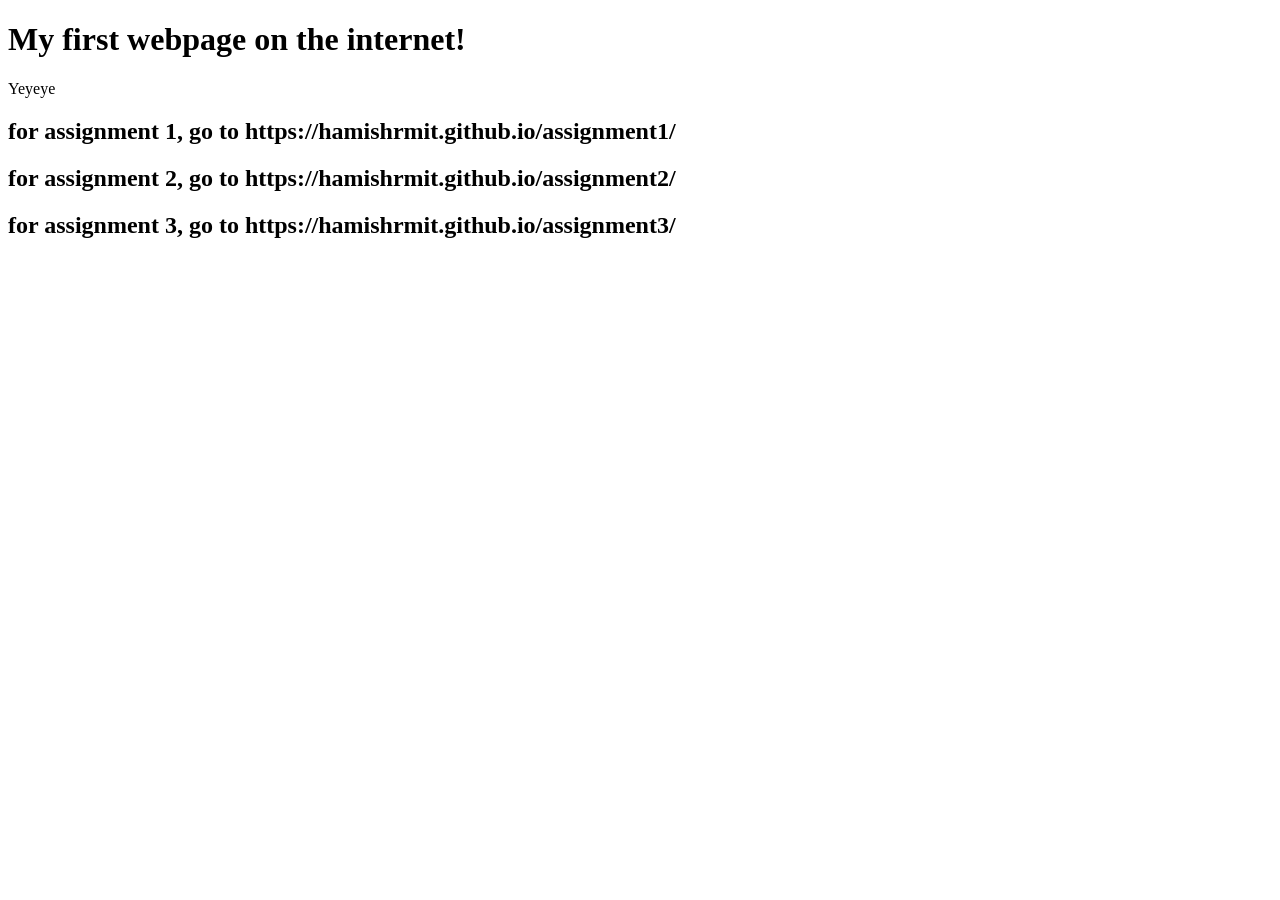
<file: index.html>
<!doctype html>
<html lang="en">
  <head>
    <meta charset="UTF-8" />
    <meta name="viewport" content="width=device-width, initial-scale=1.0" />
    <title>My webpage</title>
  </head>
  <body>
    <h1>My first webpage on the internet!</h1>
    <p>Yeyeye</p>
    <h2>for assignment 1, go to https://hamishrmit.github.io/assignment1/</h2>
    <h2>for assignment 2, go to https://hamishrmit.github.io/assignment2/</h2>
    <h2>for assignment 3, go to https://hamishrmit.github.io/assignment3/</h2>
  </body>
</html>
</file>
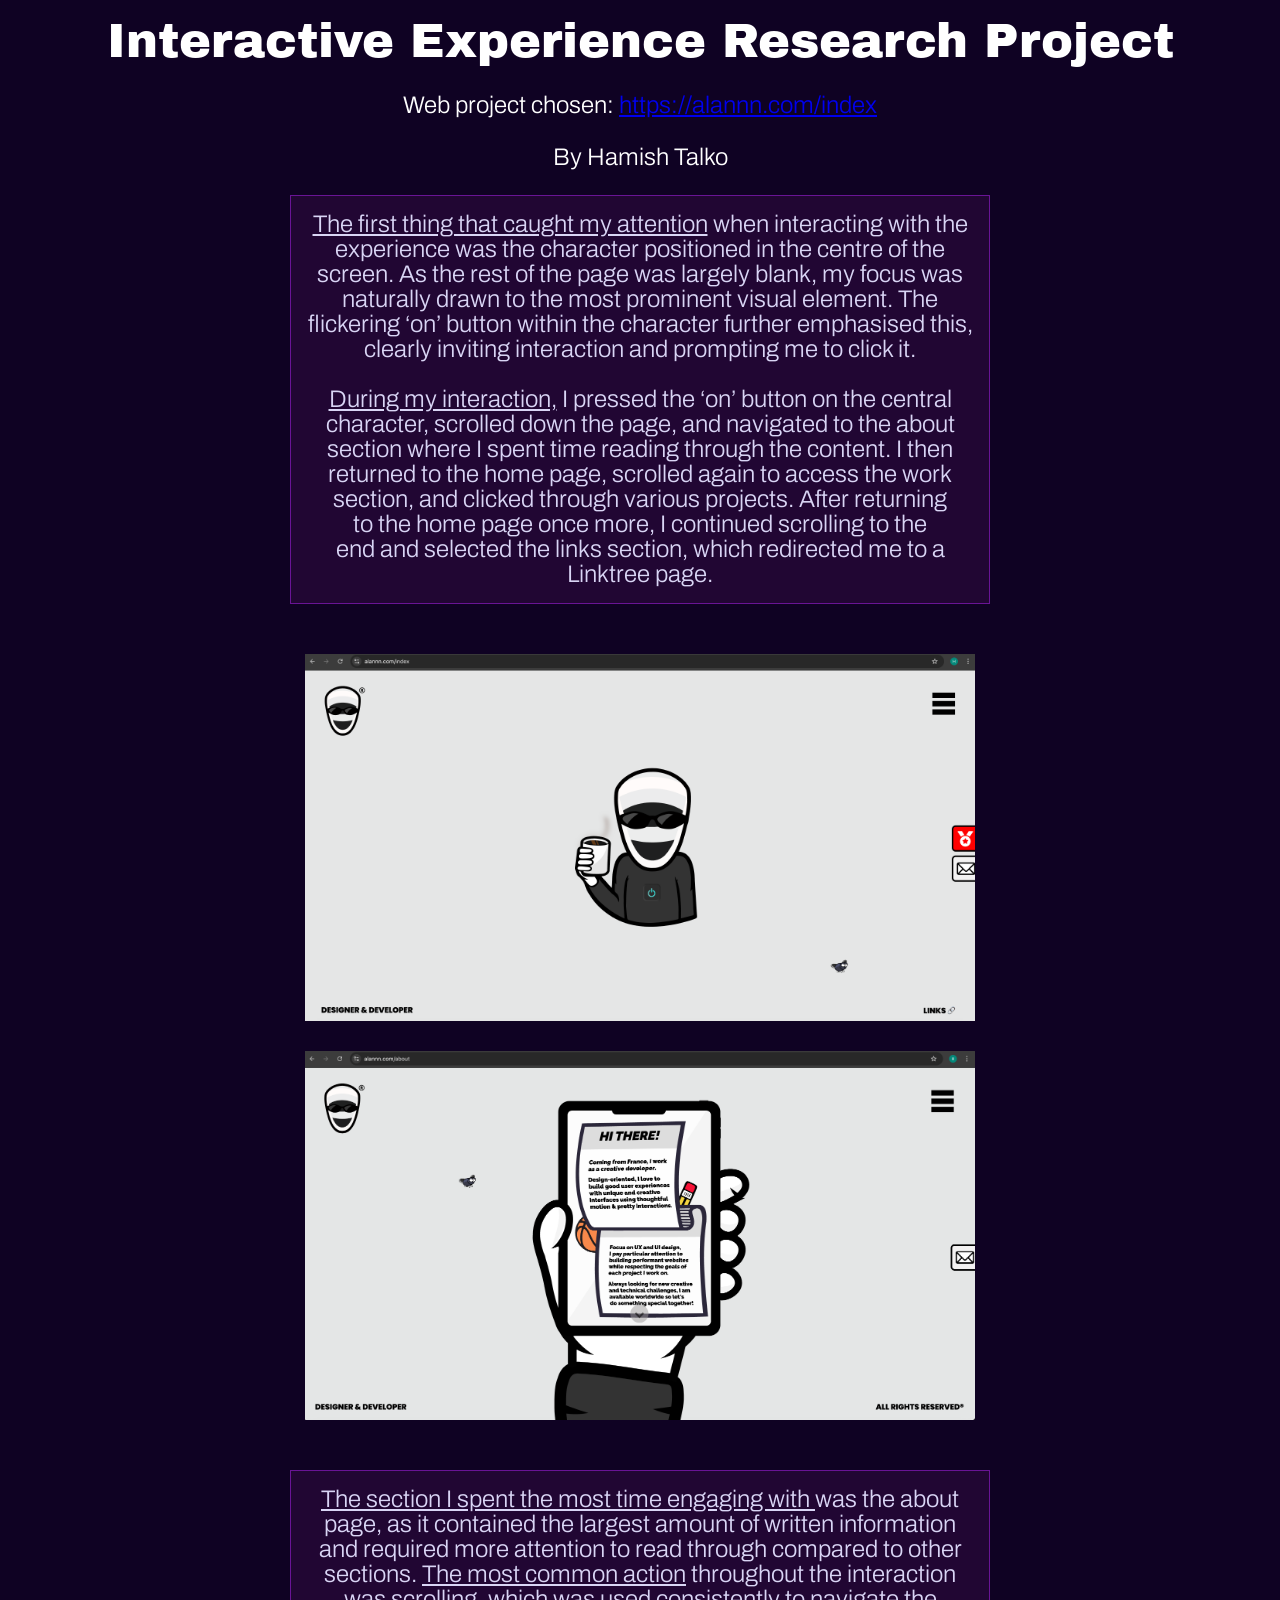
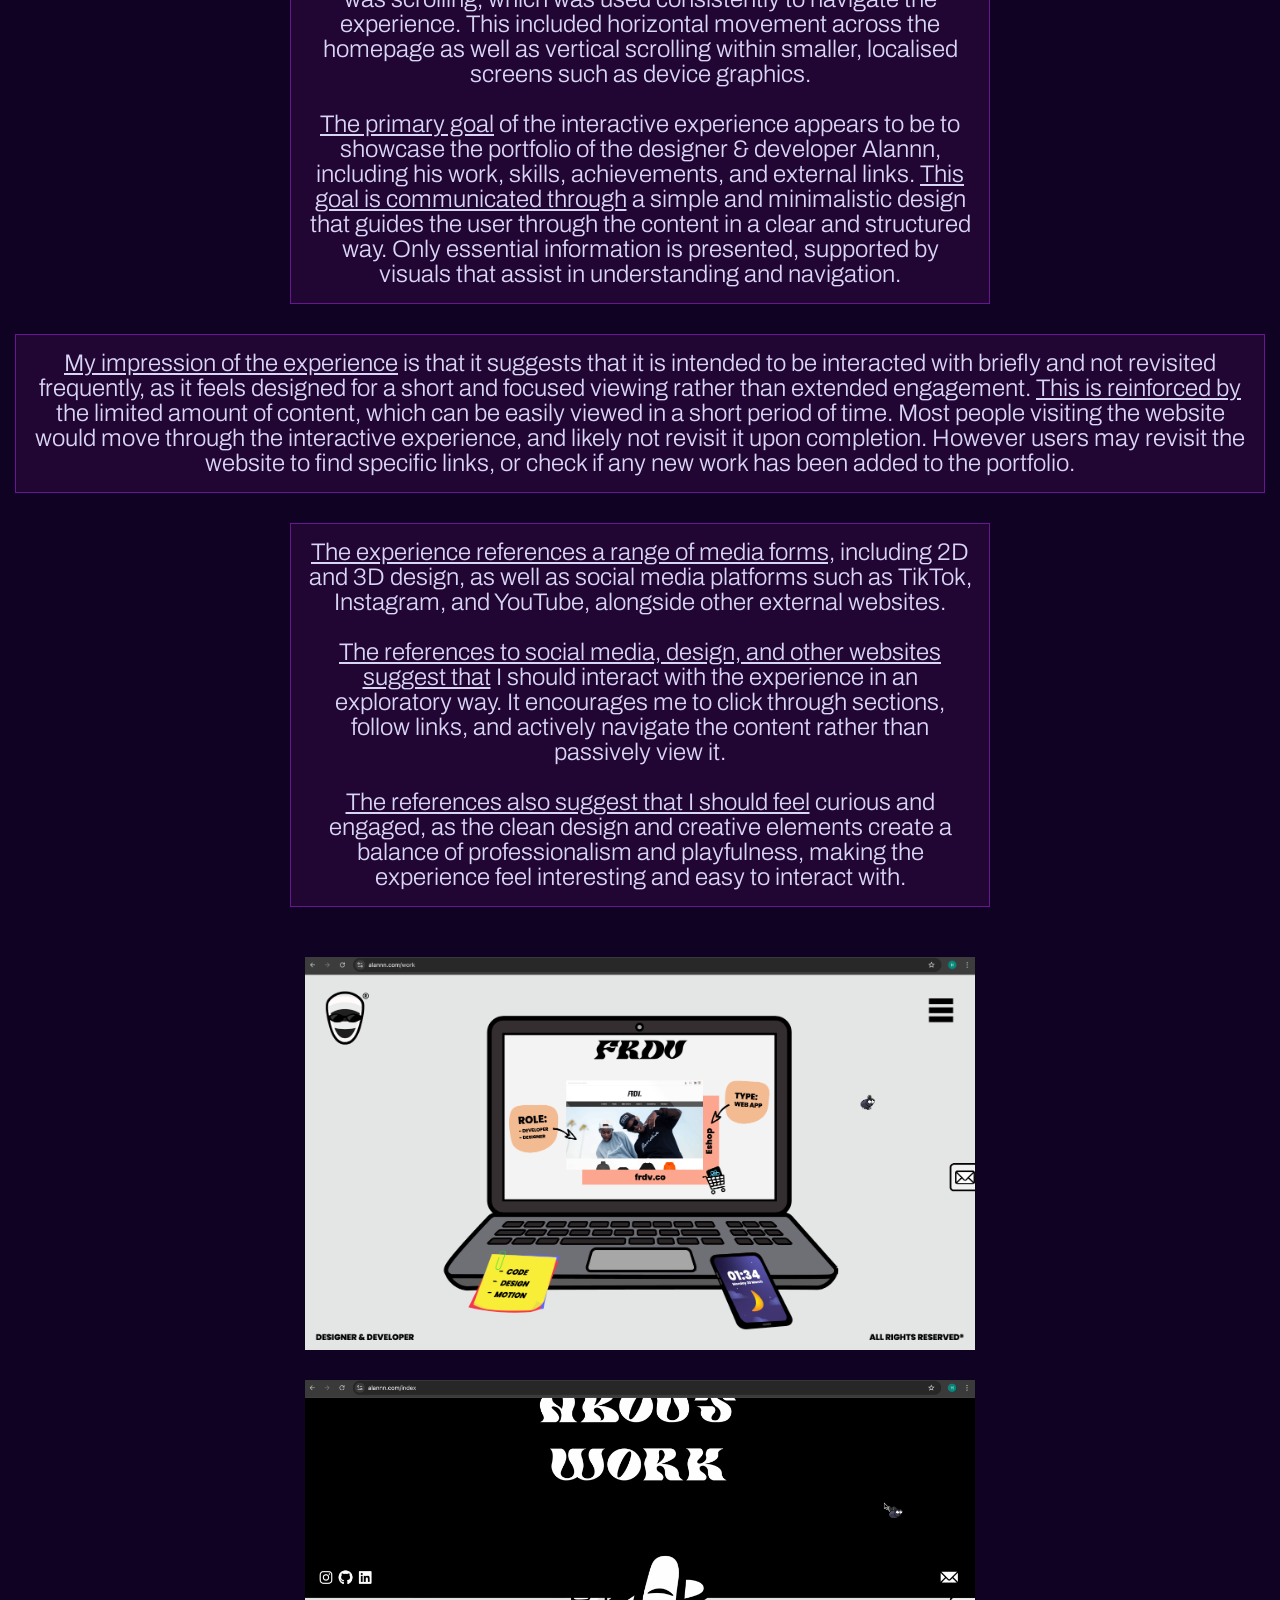
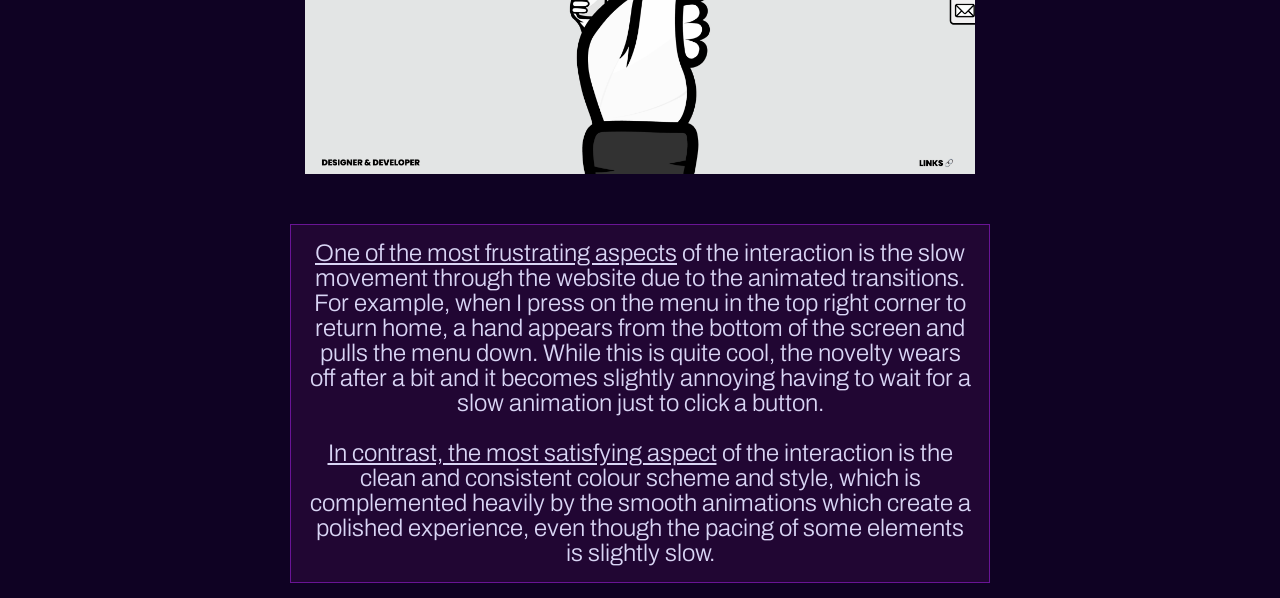
<file: assignment1/index.html>
<!doctype html>
<html lang="en">
  <head>
    <meta charset="UTF-8" />
    <meta name="viewport" content="width=device-width, initial-scale=1.0" />
    <title>Assignment 1 - Hamish Talko</title>
    <link rel="stylesheet" href="reset.css" />
    <link rel="stylesheet" href="style.css" />
    <link rel="preconnect" href="https://fonts.googleapis.com" />
    <!-- linked google fonts that I would be using in my website -->
    <link rel="preconnect" href="https://fonts.gstatic.com" crossorigin />
    <link
      href="https://fonts.googleapis.com/css2?family=Archivo+Black&display=swap"
      rel="stylesheet"
    />
    <!-- I decided to go with a bold but clean looking font called Archivo Black for the title, as it matched the kind of fonts used on Alannn's website -->
    <link
      href="https://fonts.googleapis.com/css2?family=Archivo:ital,wght@0,100..900;1,100..900&display=swap"
      rel="stylesheet"
    />
    <!-- also used FontPair to determine that Archivo would work well with Archivo Black, so I decided to use Archivo for my main paragraph text -->
    <link
      rel="apple-touch-icon"
      sizes="180x180"
      href="/assignment1/favicon/apple-touch-icon.png"
    />
    <link
      rel="icon"
      type="image/png"
      sizes="32x32"
      href="/assignment1/favicon/favicon-32x32.png"
    />
    <link
      rel="icon"
      type="image/png"
      sizes="16x16"
      href="/assignment1/favicon/favicon-16x16.png"
    />
    <link rel="manifest" href="/assignment1/favicon/site.webmanifest" />
    <!-- created and imported a favicon that I made myself; the letter A in the same font + colour scheme as my website, standing for 'Alannn' as it is his website that I am reviewing -->
  </head>
  <body>
    <h1>Interactive Experience Research Project</h1>
    <!-- chose an appropriate name for my webpage and put it in h1 tags -->
    <h2>
      Web project chosen:
      <a href="https://alannn.com/index">https://alannn.com/index</a> <br />
      <br />
      <!-- included the webpage that I am reviewing, and inserted line breaks to separate it from my name below so that it looks visually pleasing -->
      By Hamish Talko
    </h2>
    <div class="firstline">
      <!-- I created a div and added a class called 'firstline' which would contain the text box and image on the first row of my website -->
      <p>
        <!-- I then added a paragraph text box containing my answers to the first two prompts, situated at the top left of the website so that it would be the first thing people read -->
        <span class="underline">The first thing that caught my attention</span>
        <!-- I used the span function to attribute the 'underline' class to the first few words of my answer, so that it would be clear which prompt I am responding to -->
        when interacting with the experience was the character positioned in the
        centre of the screen. As the rest of the page was largely blank, my
        focus was naturally drawn to the most prominent visual element. The
        flickering ‘on’ button within the character further emphasised this,
        clearly inviting interaction and prompting me to click it. <br />
        <br />
        <!-- I employed the <br /> line break tag to separate responses of different topics for easier readability -->
        <span class="underline">During my interaction,</span> I pressed the ‘on’
        button on the central character, scrolled down the page, and navigated
        to the about section where I spent time reading through the content. I
        then returned to the home page, scrolled again to access the work
        section, and clicked through various projects. After returning to the
        home page once more, I continued scrolling to the end and selected the
        links section, which redirected me to a Linktree page.
      </p>
      <div class="image-wrapper">
        <!-- I then created a new class called 'image-wrapper' to ensure that the image would stay in the correct alignment, and wrap upon resizing of the browser. I asked ChatGPT to teach me how to do this, as I was having issues with aligning my images how I wanted them. -->
        <img src="images/image1.png" alt="About" />
        <!-- I took a screenshot of the homepage of Alannn's website and added in the image, as I was talking about it in my responses to the first two prompts. This gives the viewer visual supplementation to what they are reading. -->
      </div>
    </div>
    <div class="secondline">
      <!-- created new div for second line of my website containing the next text box and image, separating it from the first line so that it would be on a separate row -->
      <div class="image-wrapper">
        <img src="images/image2.png" alt="About" />
        <!-- added a screenshot of the about page, this time placing it on the left side to alternate the visual layout and create a cleaner separation between rows -->
      </div>
      <p>
        <span class="underline"
          >The section I spent the most time engaging with </span
        >was the about page, as it contained the largest amount of written
        information and required more attention to read through compared to
        other sections.
        <span class="underline">The most common action</span> throughout the
        interaction was scrolling, which was used consistently to navigate the
        experience. This included horizontal movement across the homepage as
        well as vertical scrolling within smaller, localised screens such as
        device graphics. <br />
        <br />
        <span class="underline">The primary goal</span> of the interactive
        experience appears to be to showcase the portfolio of the designer &
        developer Alannn, including his work, skills, achievements, and external
        links.
        <span class="underline">This goal is communicated through</span> a
        simple and minimalistic design that guides the user through the content
        in a clear and structured way. Only essential information is presented,
        supported by visuals that assist in understanding and navigation.
        <!-- once again underlined the first few words of each response using the span and class functions, and separated responses of different topics using line breaks -->
      </p>
    </div>
    <div class="thirdline">
      <p id="long">
        <!-- I wanted this section of text to span across the length of the webpage and not sit next to an image (since the text content didn't really need a supporting image), so I added an id called 'long' -->
        <span class="underline">My impression of the experience</span> is that
        it suggests that it is intended to be interacted with briefly and not
        revisited frequently, as it feels designed for a short and focused
        viewing rather than extended engagement.
        <span class="underline">This is reinforced by</span> the limited amount
        of content, which can be easily viewed in a short period of time. Most
        people visiting the website would move through the interactive
        experience, and likely not revisit it upon completion. However users may
        revisit the website to find specific links, or check if any new work has
        been added to the portfolio.
      </p>
    </div>
    <div class="fourthline">
      <p>
        <span class="underline"
          >The experience references a range of media forms,</span
        >
        including 2D and 3D design, as well as social media platforms such as
        TikTok, Instagram, and YouTube, alongside other external websites.
        <br />
        <br />
        <span class="underline"
          >The references to social media, design, and other websites suggest
          that</span
        >
        I should interact with the experience in an exploratory way. It
        encourages me to click through sections, follow links, and actively
        navigate the content rather than passively view it. <br />
        <br />
        <span class="underline"
          >The references also suggest that I should feel</span
        >
        curious and engaged, as the clean design and creative elements create a
        balance of professionalism and playfulness, making the experience feel
        interesting and easy to interact with.
      </p>
      <div class="image-wrapper">
        <img src="images/image3.png" alt="Work" />
      </div>
    </div>
    <!-- repeated the same process with the fourth line, using underline, span, image wrapper, and line breaks to format my text and supporting image -->
    <div class="fifthline">
      <div class="image-wrapper">
        <img src="images/image4.png" alt="Hand" />
      </div>
      <p>
        <span class="underline">One of the most frustrating aspects</span> of
        the interaction is the slow movement through the website due to the
        animated transitions. For example, when I press on the menu in the top
        right corner to return home, a hand appears from the bottom of the
        screen and pulls the menu down. While this is quite cool, the novelty
        wears off after a bit and it becomes slightly annoying having to wait
        for a slow animation just to click a button. <br />
        <br />
        <span class="underline">In contrast, the most satisfying aspect</span>
        of the interaction is the clean and consistent colour scheme and style,
        which is complemented heavily by the smooth animations which create a
        polished experience, even though the pacing of some elements is slightly
        slow.
      </p>
      <!-- finished off my website with the fifth line, answering the final prompts and maintaining the same format for visual cohesion. -->
    </div>
    <!-- this also created a sense of balance throughout the website, as I had five rows; the middle row being made up of just text, and the rows above/below equally alternating between which side the image and text is on (e.g text left side, image right side, then alternating in the next line)  -->
  </body>
</html>
</file>
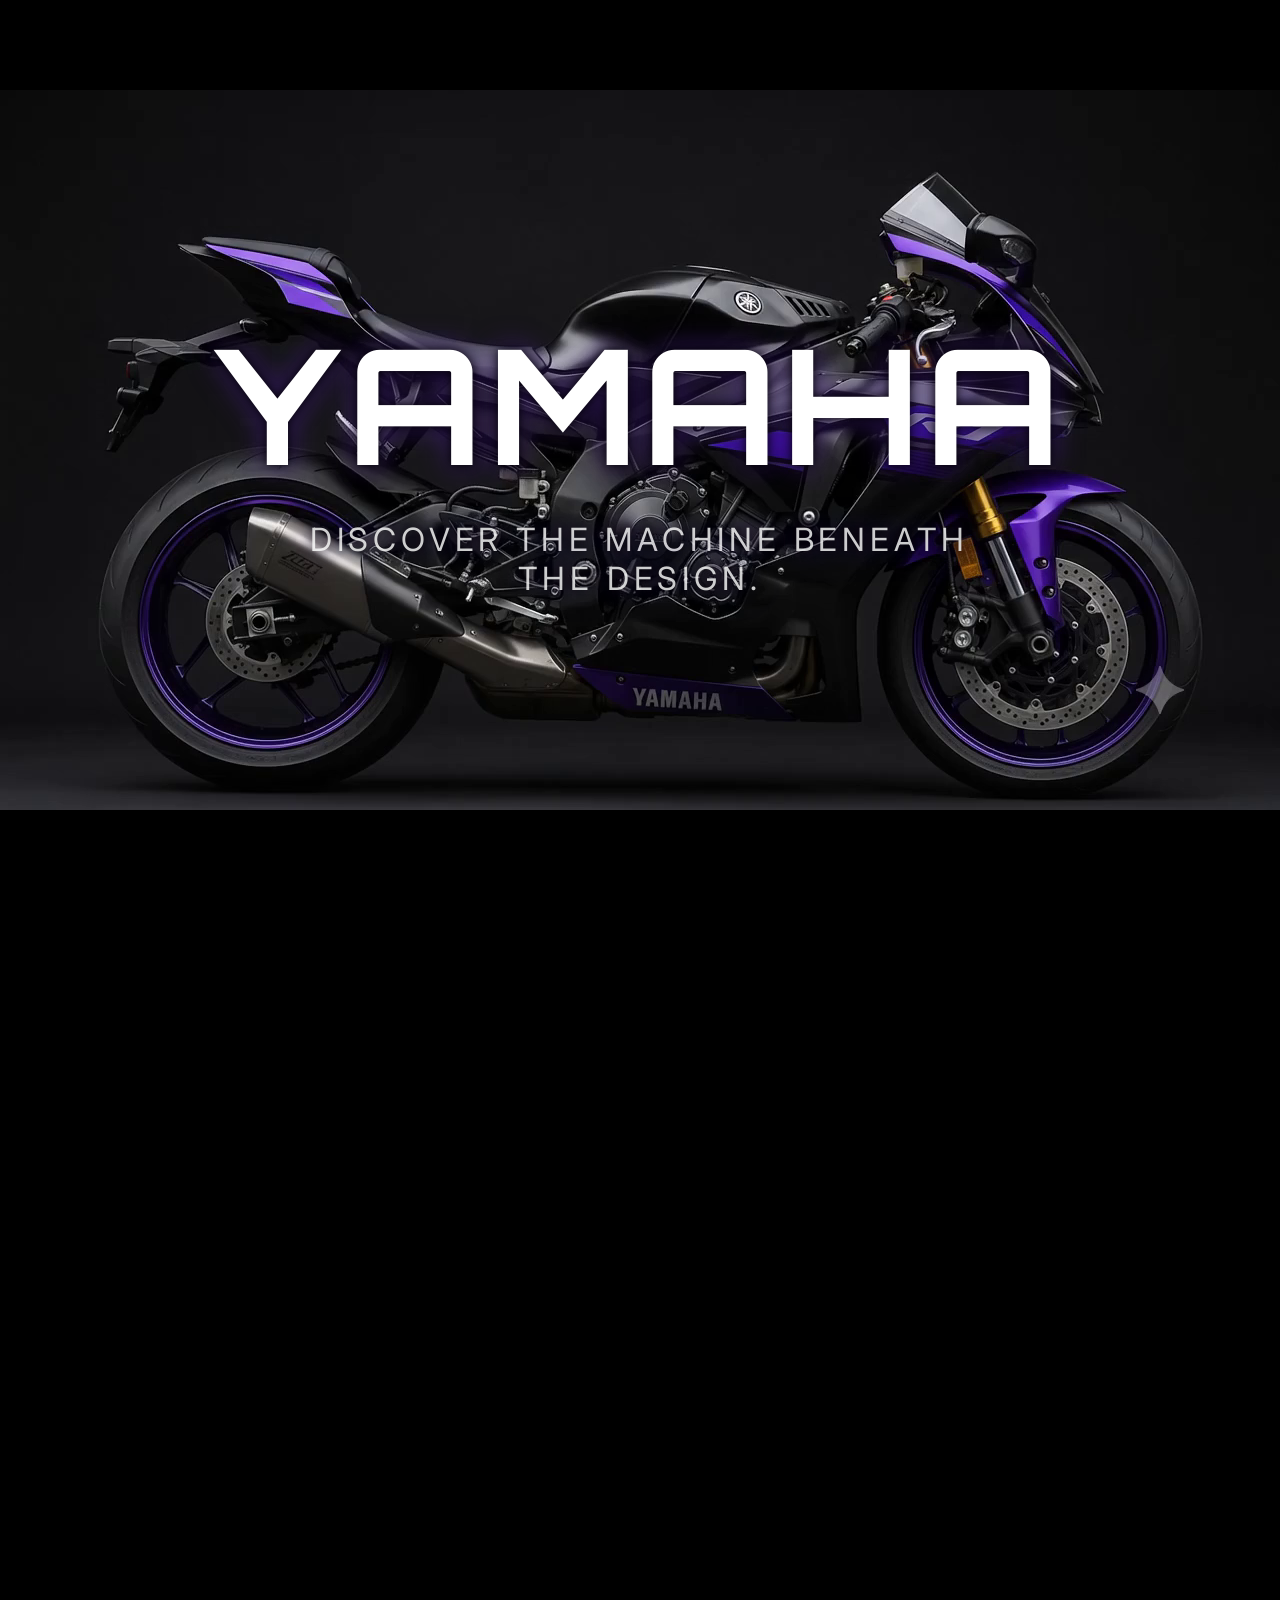
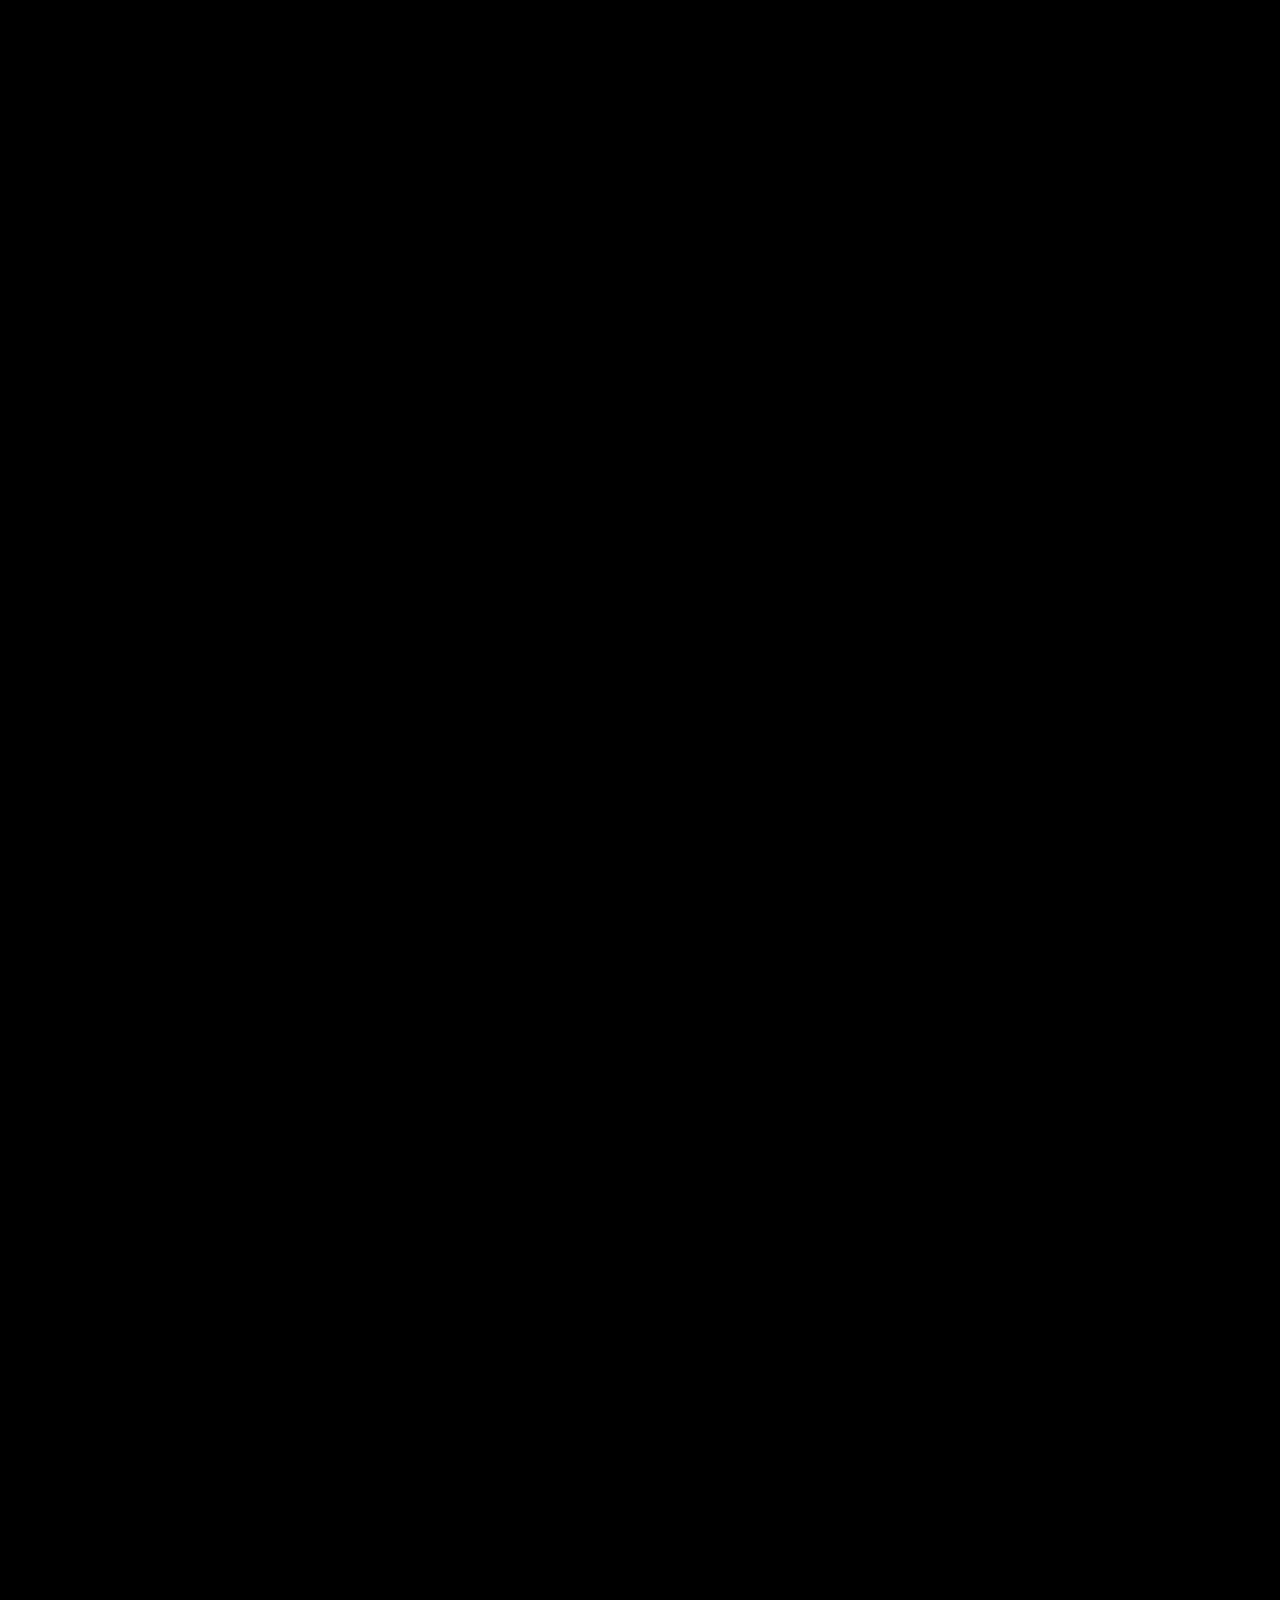
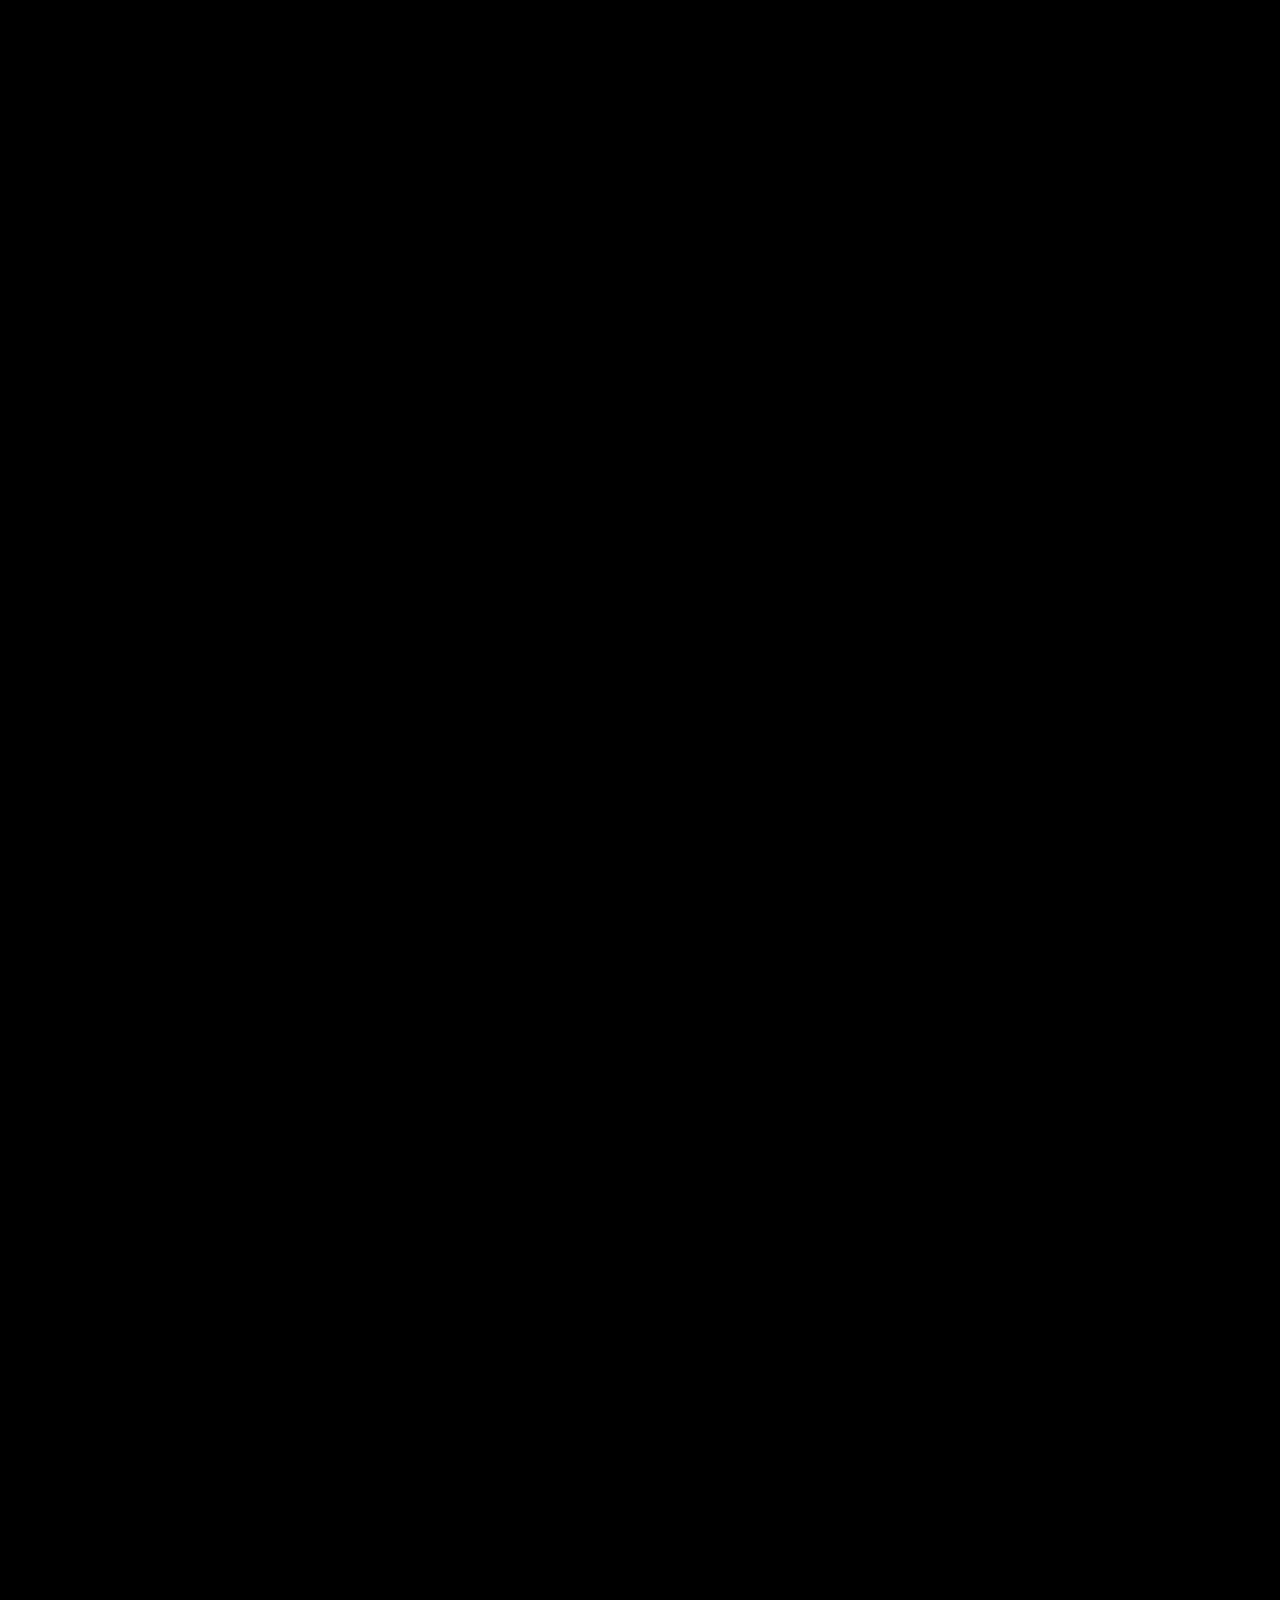
<file: assignment3/index.html>
<!doctype html>
<html lang="en">
  <head>
    <meta charset="UTF-8" />
    <meta
      name="viewport"
      content="width=device-width, initial-scale=1.0, viewport-fit=cover"
    />
    <title>Motorbike Scroll + Hover Function</title>
    <link rel="stylesheet" href="reset.css" />
    <link rel="stylesheet" href="style.css" />
    <script src="script.js" defer></script>

    <link rel="preconnect" href="https://fonts.googleapis.com" />
    <link rel="preconnect" href="https://fonts.gstatic.com" crossorigin />
    <!-- Orbitron for the tech aesthetic on the title, Inter for readable labels -->
    <link
      href="https://fonts.googleapis.com/css2?family=Inter:wght@300;400;500&family=Orbitron:wght@500;700&display=swap"
      rel="stylesheet"
    />
  </head>

  <body>
    <!-- hero text/title that fades out as the user begins scrolling -->
    <div id="heroText">
      <h1>YAMAHA</h1>
      <p>Discover the machine beneath the design.</p>
    </div>

    <!-- the canvas renders each animation frame -->
    <canvas id="bikeCanvas"></canvas>

    <!-- made it so that the parts can be hovered over at the end of the scroll, turning them into interactive 'hotspots' -->
    <div id="hotspots">
      <!-- each part has a cropped transparent PNG and a data-label. I did this by using Photoshop to crop out and save each part, and came up with realistic-sounding names for the parts -->
      <div
        id="mainframe"
        class="part mainframe"
        data-label="Yamaha Deltabox II Twin-Spar Aluminum Chassis"
      >
        <img src="hotspots/mainframe.png" />
      </div>

      <div
        id="engine"
        class="part engine"
        data-label="YZF-1000 CP4 Crossplane Inline-Four Engine"
      >
        <img src="hotspots/engine.png" />
      </div>

      <div
        id="exhaust"
        class="part exhaust"
        data-label="Akrapovic Evolution Line Titanium Slip-On Muffler"
      >
        <img src="hotspots/exhaust.png" />
      </div>

      <div
        id="fuel"
        class="part fuel"
        data-label="Yamaha High-Capacity Lightweight Aluminum Fuel Tank"
      >
        <img src="hotspots/fuel.png" />
      </div>

      <div
        id="cowling"
        class="part cowling"
        data-label="Aero-Dynamic Cowling Kit - Midnight Purple Edition"
      >
        <img src="hotspots/cowling.png" />
      </div>

      <div
        id="suspension"
        class="part suspension"
        data-label="Ohlins NIX30 Smart-EC 2.0 Inverted Front Forks"
      >
        <img src="hotspots/suspension.png" />
      </div>
    </div>

    <!-- hint text that fades in alongside the hotspots at the final frame -->
    <div id="hoverHint">Hover over parts to inspect</div>

    <!-- tall empty div creates the scroll height that drives the animation -->
    <div class="scroll-space"></div>
  </body>
</html>
</file>
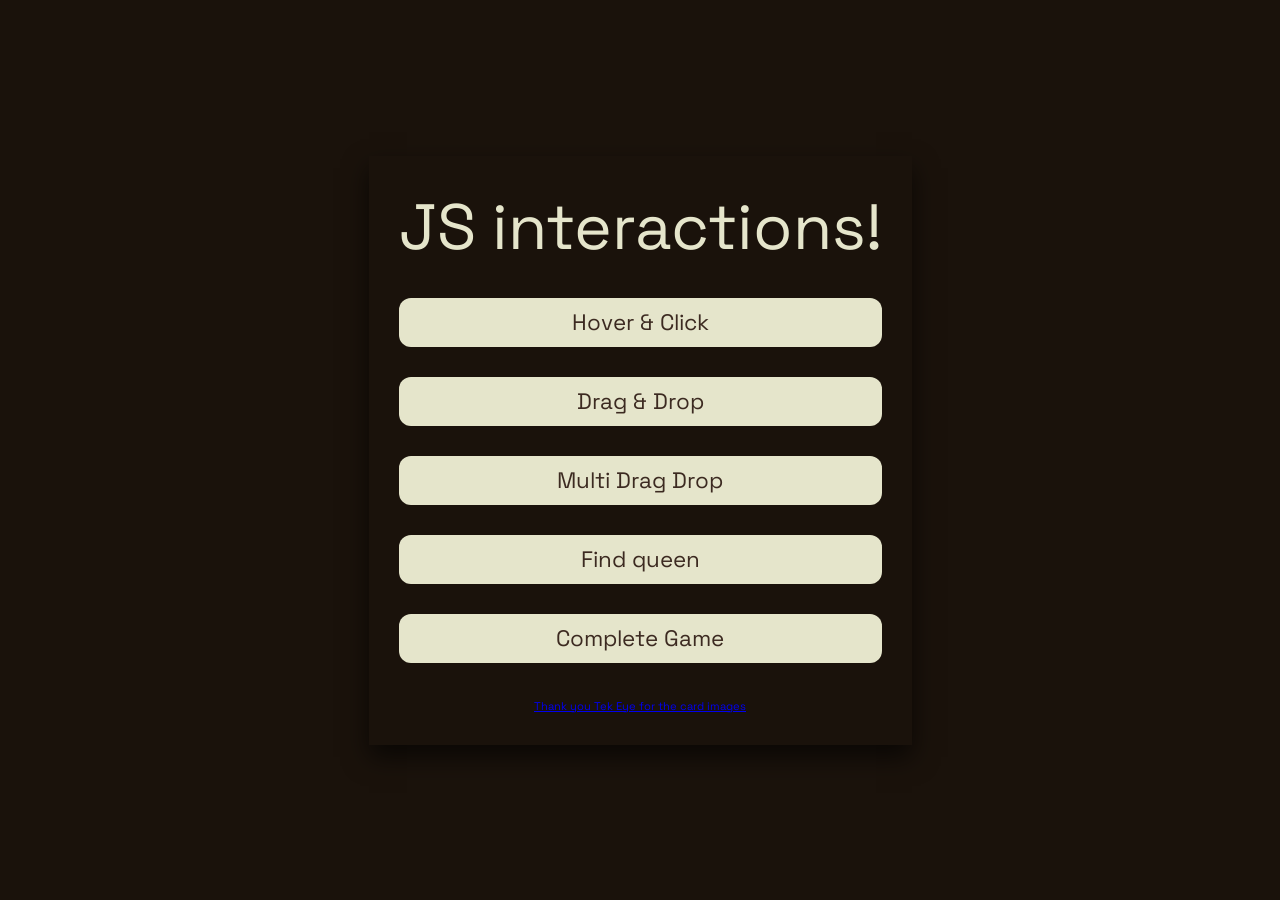
<file: week10/index.html>
<!doctype html>
<html lang="en">
  <head>
    <meta charset="UTF-8" />
    <meta name="viewport" content="width=device-width, initial-scale=1.0" />
    <title>Cards</title>
    <link rel="preconnect" href="https://fonts.googleapis.com" />
    <link rel="preconnect" href="https://fonts.gstatic.com" crossorigin />
    <link
      href="https://fonts.googleapis.com/css2?family=Luckiest+Guy&family=Space+Grotesk&display=swap"
      rel="stylesheet"
    />
    <link rel="stylesheet" href="reset.css" />
    <link rel="stylesheet" href="style.css" />
    <script src="script.js" defer></script>
  </head>
  <body>
    <div id="button-container">
      <h1>JS interactions!</h1>
      <button id="hoverclick-button">Hover & Click</button>
      <button id="dragdrop-button">Drag & Drop</button>
      <button id="multidragdrop-button">Multi Drag Drop</button>
      <button id="findqueen-button">Find queen</button>
      <button id="completegame-button">Complete Game</button>
      <p>
        <a href="https://www.tekeye.uk/playing_cards/svg-playing-cards"
          >Thank you Tek Eye for the card images</a
        >
      </p>
    </div>
  </body>
</html>
</file>
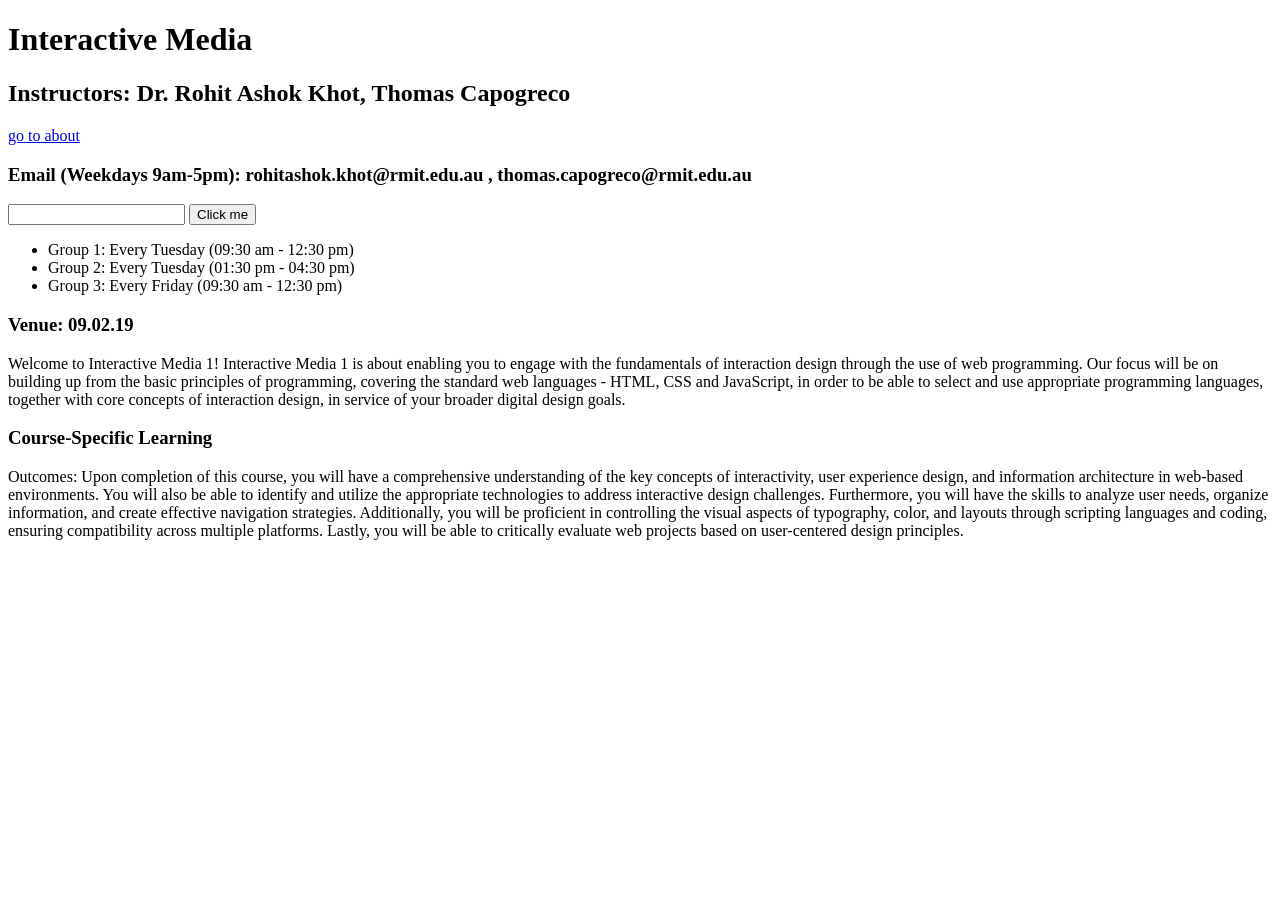
<file: week2/index.html>
<!doctype html>
<html lang="en">
  <head>
    <meta charset="UTF-8" />
    <meta name="viewport" content="width=device-width, initial-scale=1.0" />
    <title>Learning HTML</title>
    <link rel="apple-touch-icon" sizes="180x180" href="apple-touch-icon.png" />
    <link rel="icon" type="image/png" sizes="32x32" href="favicon-32x32.png" />
    <link rel="icon" type="image/png" sizes="16x16" href="favicon-16x16.png" />
    <link rel="manifest" href="site.webmanifest" />
    <link rel="apple-touch-icon" sizes="180x180" href="/apple-touch-icon.png" />
    <link rel="icon" type="image/png" sizes="32x32" href="/favicon-32x32.png" />
    <link rel="icon" type="image/png" sizes="16x16" href="/favicon-16x16.png" />
    <link rel="manifest" href="/site.webmanifest" />
  </head>
  <body>
    <h1>Interactive Media</h1>
    <h2>Instructors: Dr. Rohit Ashok Khot, Thomas Capogreco</h2>
    <a href="about.html">go to about</a>
    <h3>
      Email (Weekdays 9am-5pm): rohitashok.khot@rmit.edu.au ,
      thomas.capogreco@rmit.edu.au
    </h3>
    <input type="text" />
    <button>Click me</button>
    <!-- this is a comment -->
    <ul>
      <li>Group 1: Every Tuesday (09:30 am - 12:30 pm)</li>
      <li>Group 2: Every Tuesday (01:30 pm - 04:30 pm)</li>
      <li>Group 3: Every Friday (09:30 am - 12:30 pm)</li>
    </ul>
    <h3>Venue: 09.02.19</h3>
    <p>
      Welcome to Interactive Media 1! Interactive Media 1 is about enabling you
      to engage with the fundamentals of interaction design through the use of
      web programming. Our focus will be on building up from the basic
      principles of programming, covering the standard web languages - HTML, CSS
      and JavaScript, in order to be able to select and use appropriate
      programming languages, together with core concepts of interaction design,
      in service of your broader digital design goals.
    </p>
    <h3>Course-Specific Learning</h3>
    <p>
      Outcomes: Upon completion of this course, you will have a comprehensive
      understanding of the key concepts of interactivity, user experience
      design, and information architecture in web-based environments. You will
      also be able to identify and utilize the appropriate technologies to
      address interactive design challenges. Furthermore, you will have the
      skills to analyze user needs, organize information, and create effective
      navigation strategies. Additionally, you will be proficient in controlling
      the visual aspects of typography, color, and layouts through scripting
      languages and coding, ensuring compatibility across multiple platforms.
      Lastly, you will be able to critically evaluate web projects based on
      user-centered design principles.
    </p>
  </body>
</html>
</file>
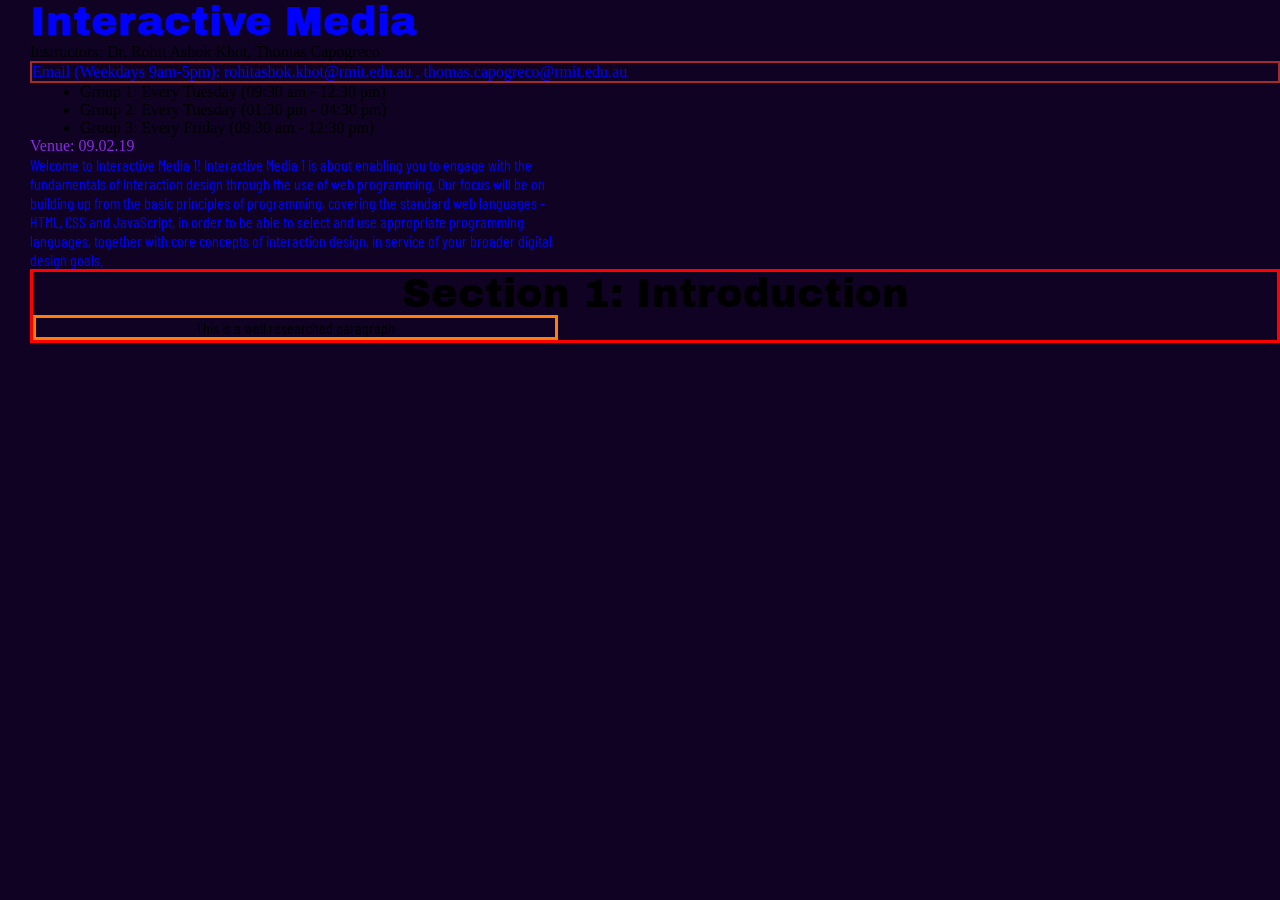
<file: week3/index.html>
<!doctype html>
<html lang="en">
  <head>
    <meta charset="UTF-8" />
    <meta name="viewport" content="width=device-width, initial-scale=1.0" />
    <title>CSS Practice</title>
    <link rel="stylesheet" href="reset.css" />
    <link rel="stylesheet" href="style.css" />
    <link rel="preconnect" href="https://fonts.googleapis.com" />
    <link rel="preconnect" href="https://fonts.gstatic.com" crossorigin />
    <link
      href="https://fonts.googleapis.com/css2?family=Archivo+Black&display=swap"
      rel="stylesheet"
    />
    <link rel="preconnect" href="https://fonts.googleapis.com" />
    <link rel="preconnect" href="https://fonts.gstatic.com" crossorigin />
    <link
      href="https://fonts.googleapis.com/css2?family=Barlow+Condensed&display=swap"
      rel="stylesheet"
    />
  </head>
  <body>
    <h1 class="blue-color">Interactive Media</h1>
    <h2>Instructors: Dr. Rohit Ashok Khot, Thomas Capogreco</h2>
    <h3 class="blue-color border-styling">
      Email (Weekdays 9am-5pm): rohitashok.khot@rmit.edu.au ,
      thomas.capogreco@rmit.edu.au
    </h3>
    <ul>
      <li>Group 1: Every Tuesday (09:30 am - 12:30 pm)</li>
      <li>Group 2: Every Tuesday (01:30 pm - 04:30 pm)</li>
      <li>Group 3: Every Friday (09:30 am - 12:30 pm)</li>
    </ul>
    <h3 id="venue">Venue: 09.02.19</h3>
    <p class="blue-color">
      Welcome to Interactive Media 1! Interactive Media 1 is about enabling you
      to engage with the fundamentals of interaction design through the use of
      web programming. Our focus will be on building up from the basic
      principles of programming, covering the standard web languages - HTML, CSS
      and JavaScript, in order to be able to select and use appropriate
      programming languages, together with core concepts of interaction design,
      in service of your broader digital design goals.
    </p>

    <section>
      <h1>Section 1: Introduction</h1>
      <p>This is a well researched paragraph</p>
    </section>
  </body>
</html>
</file>
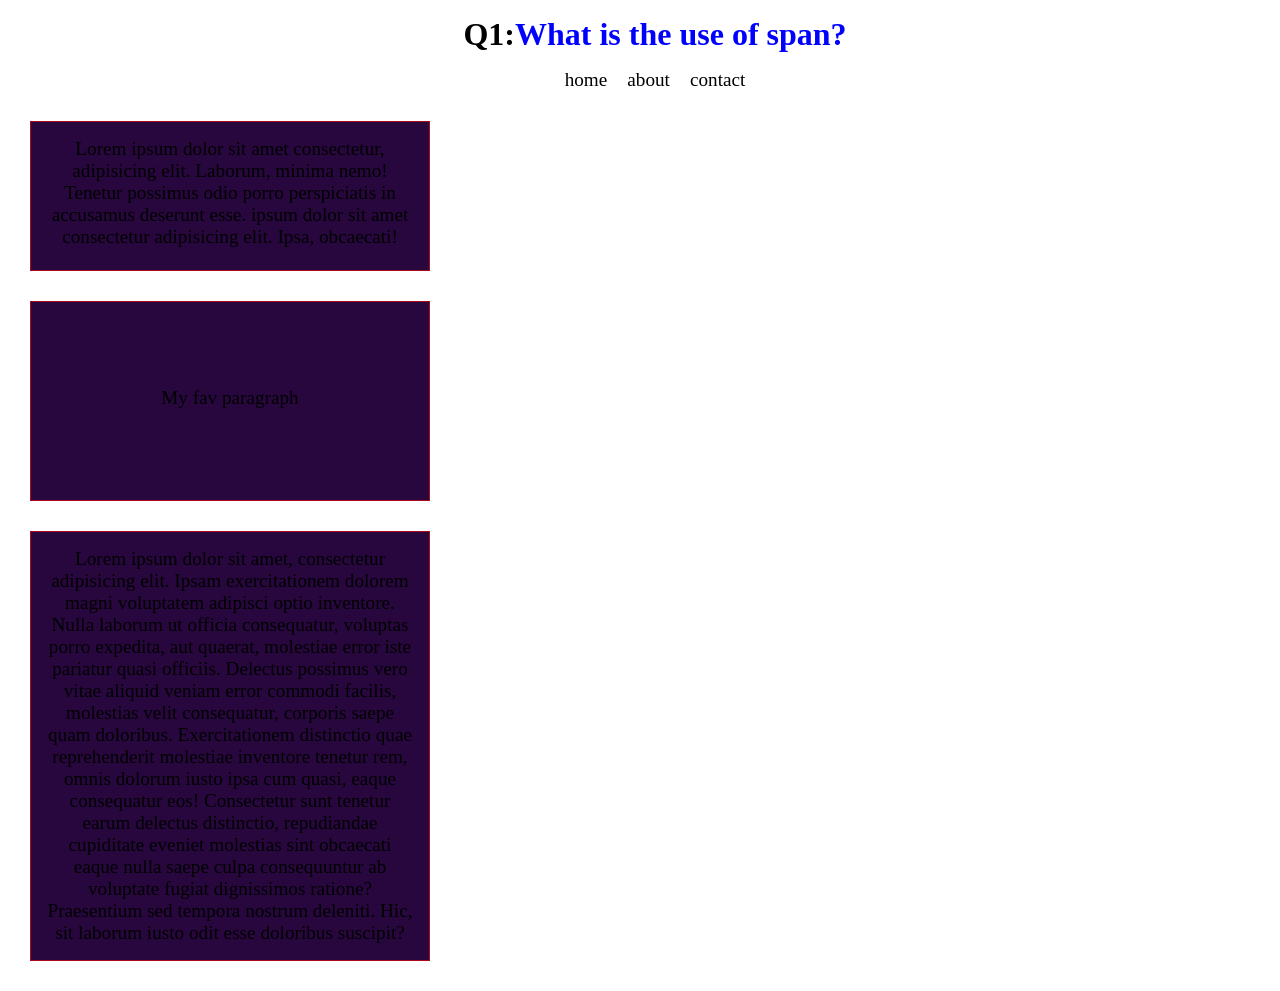
<file: week4/index.html>
<!doctype html>
<html lang="en">
  <head>
    <meta charset="UTF-8" />
    <meta name="viewport" content="width=device-width, initial-scale=1.0" />
    <title>Box model practice</title>
    <link rel="stylesheet" href="reset.css" />
    <link rel="stylesheet" href="style.css" />
  </head>
  <body>
    <h1>Q1:<span>What is the use of span?</span></h1>
    <ul>
      <li>home</li>
      <li>about</li>
      <li>contact</li>
    </ul>
    <!-- to put links in, add references in head then use link  -->
    <!-- check week 4 examples and view page source for more info  -->
    <p>
      Lorem ipsum dolor sit amet consectetur, adipisicing elit. Laborum, minima
      nemo! Tenetur possimus odio porro perspiciatis in accusamus deserunt esse.
      ipsum dolor sit amet consectetur adipisicing elit. Ipsa, obcaecati!
    </p>
    <p class="vcenter">My fav paragraph</p>
    <p>
      Lorem ipsum dolor sit amet, consectetur adipisicing elit. Ipsam
      exercitationem dolorem magni voluptatem adipisci optio inventore. Nulla
      laborum ut officia consequatur, voluptas porro expedita, aut quaerat,
      molestiae error iste pariatur quasi officiis. Delectus possimus vero vitae
      aliquid veniam error commodi facilis, molestias velit consequatur,
      corporis saepe quam doloribus. Exercitationem distinctio quae
      reprehenderit molestiae inventore tenetur rem, omnis dolorum iusto ipsa
      cum quasi, eaque consequatur eos! Consectetur sunt tenetur earum delectus
      distinctio, repudiandae cupiditate eveniet molestias sint obcaecati eaque
      nulla saepe culpa consequuntur ab voluptate fugiat dignissimos ratione?
      Praesentium sed tempora nostrum deleniti. Hic, sit laborum iusto odit esse
      doloribus suscipit?
    </p>
  </body>
</html>
</file>
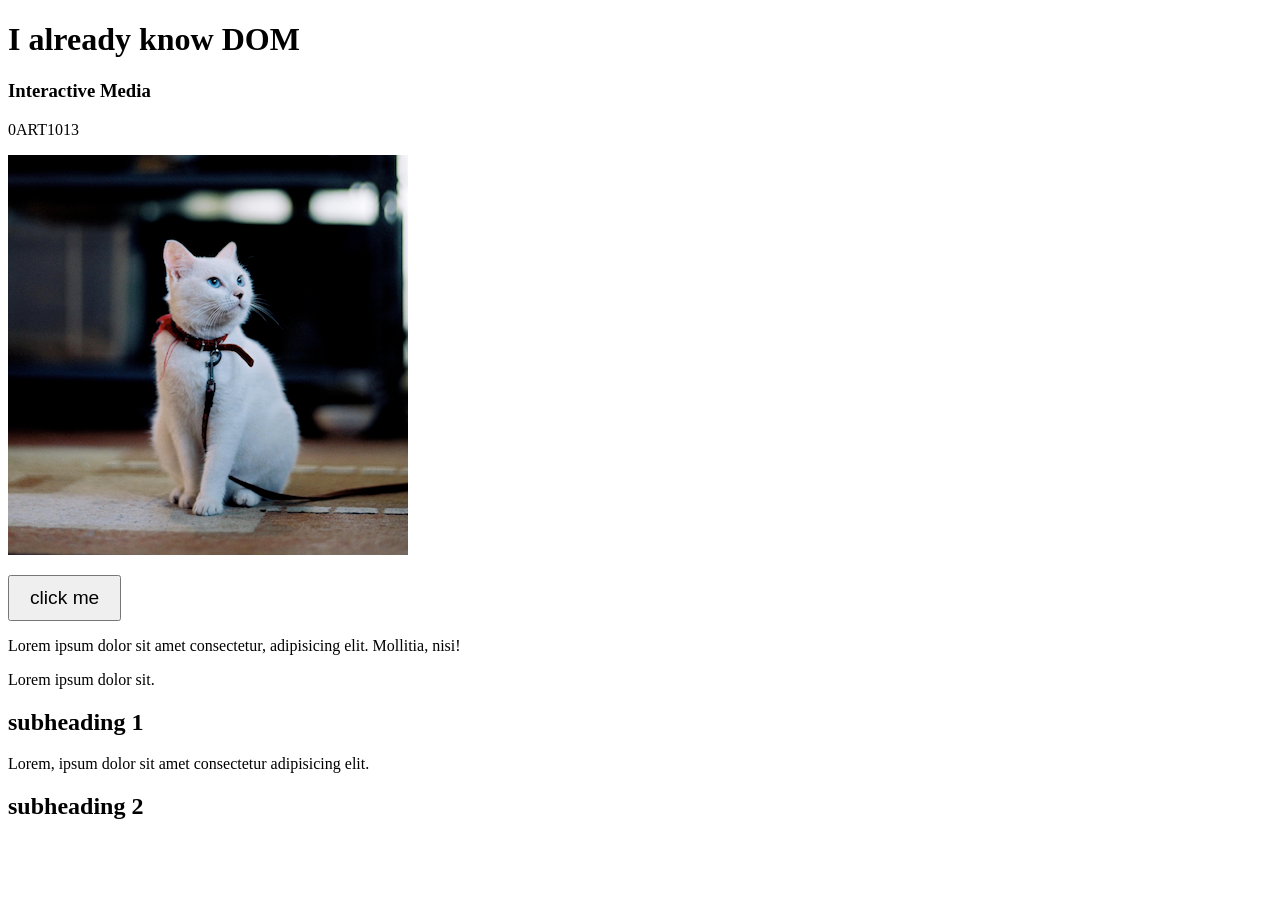
<file: week6/index.html>
<!doctype html>
<html lang="en">
  <head>
    <meta charset="UTF-8" />
    <meta name="viewport" content="width=device-width, initial-scale=1.0" />
    <title>Document</title>
    <!-- <script src="script.js" defer></script> -->
    <script src="script2.js" defer></script>
    <link rel="stylesheet" href="style.css" />
  </head>
  <body>
    <header>
      <h1>Learning about DOM</h1>
    </header>
    <img src="cat.png" alt="this is a cat" id="my-cat" />
    <button id="my-button">click me</button>
    <p>
      Lorem ipsum dolor sit amet consectetur, adipisicing elit. Mollitia, nisi!
    </p>
    <p class="blue-color">Lorem ipsum dolor sit.</p>
    <h2 id="subhead-1">subheading 1</h2>
    <p>Lorem, ipsum dolor sit amet consectetur adipisicing elit.</p>
    <h2 class="blue-color">subheading 2</h2>
  </body>
</html>
</file>
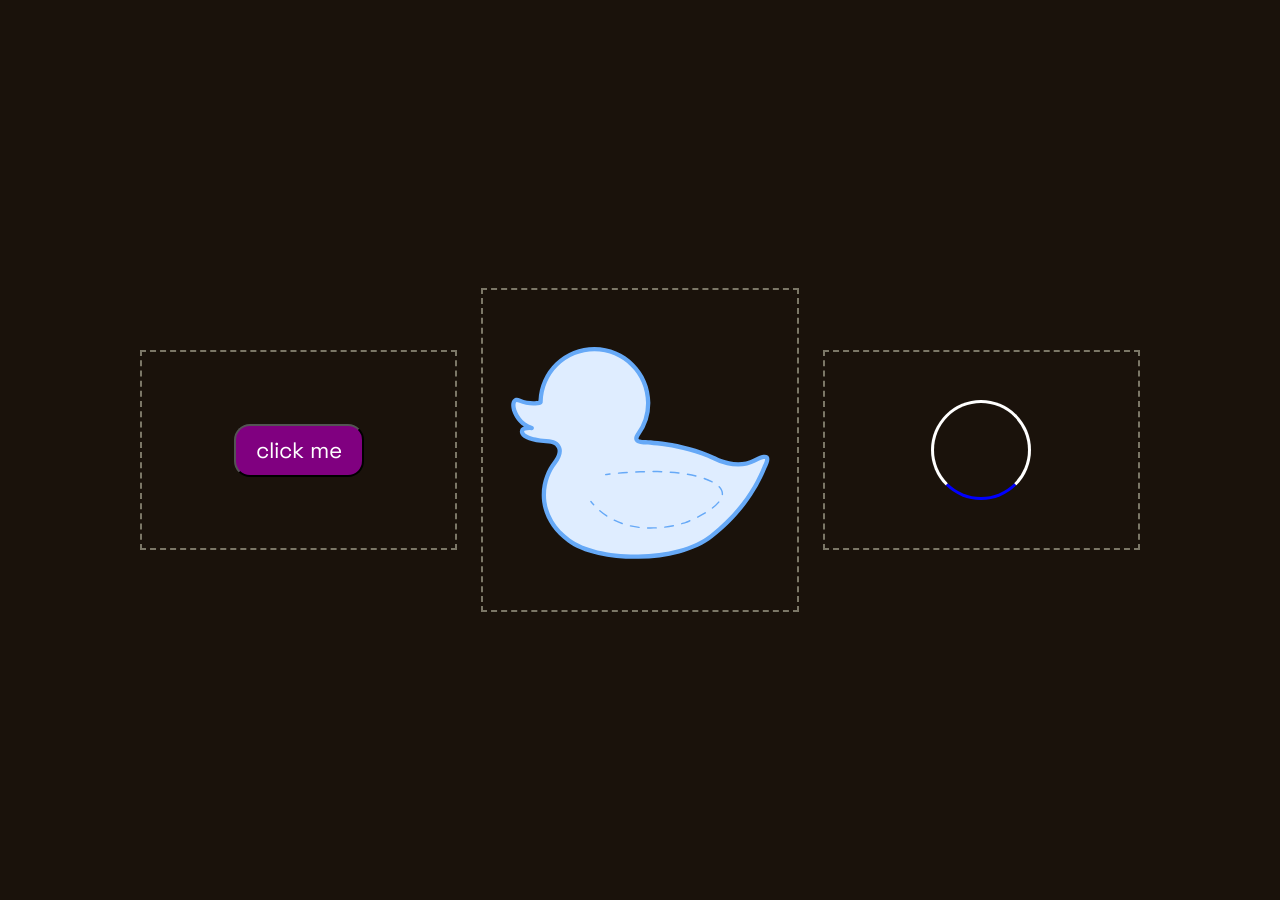
<file: week9/index.html>
<!doctype html>
<html lang="en">
  <head>
    <meta charset="UTF-8" />
    <meta name="viewport" content="width=device-width, initial-scale=1.0" />
    <title>CSS animations</title>
    <link rel="preconnect" href="https://fonts.googleapis.com" />
    <link rel="preconnect" href="https://fonts.gstatic.com" crossorigin />
    <link
      href="https://fonts.googleapis.com/css2?family=Luckiest+Guy&family=Space+Grotesk&display=swap"
      rel="stylesheet"
    />
    <link rel="stylesheet" href="reset.css" />
    <link rel="stylesheet" href="style.css" />
    <script src="script.js" defer></script>
  </head>
  <body>
    <div class="outer">
      <button id="my-button">click me</button>
    </div>
    <div class="outer">
      <svg
        width="300px"
        height="300px"
        viewBox="0 0 1024 1024"
        class="icon"
        id="duck"
        version="1.1"
        xmlns="http://www.w3.org/2000/svg"
      >
        <path
          d="M913.88 548.4c-66.14 35.43-141.83-7.68-141.83-7.68-112.76-53.91-246.31-55.82-246.31-55.82-34.09-2.34-25.47-17.51-20.69-25.88 0.73-1.27 1.74-2.36 2.59-3.56a187.06 187.06 0 0 0 34.17-108.08c0-103.78-84.13-187.92-187.92-187.92C251 159.47 167.37 242.24 166 344.87c-1 3.81-42.28 9.32-73-5.06-40-18.71-25.08 73.65 42.35 95.45l-2.31-0.1c-28.06-1.52-30.8 7.68-30.8 7.68s-16.14 29.75 83.13 38.37c31.39 2.72 35.71 8.11 42 16.64 11.92 16.14 3.57 39.25-12.15 59-44.53 55.77-71.84 180.68 49.78 270.85 103.12 76.47 377.65 79.95 497.37-15.13 108-85.76 156.72-170.47 185.79-241.14 3.9-9.54 31.84-58.43-34.28-23.03z"
          fill="#DFEDFF"
          id="duck-icon"
        />
        <path
          d="M497.6 892c-45.54 0-90.26-4.72-129.91-13.76-44.48-10.13-81.54-25.54-107.18-44.55-51.15-37.93-81.9-86.48-88.93-140.4-7.75-59.47 14.44-111.93 37.79-141.21 5.94-7.45 24.37-33.06 12-49.83-5.31-7.2-8.24-11.16-36.63-13.62-49.83-4.32-79.54-14.77-88.3-31A20 20 0 0 1 95.31 440c1-2.48 3.9-7 12.58-9.9-25-17-39.75-43.45-43.46-65.14-2.49-14.57 0.26-25.73 7.75-31.43 4.34-3.31 12-6.08 24-0.48 22.57 10.56 52.33 9.36 62.45 7.08A195.41 195.41 0 0 1 353.9 152c107.75 0 195.42 87.66 195.42 195.42a194.18 194.18 0 0 1-35.54 112.4c-0.39 0.55-0.8 1.09-1.22 1.62a14.24 14.24 0 0 0-1 1.35c-1.33 2.32-4.44 7.76-3.45 9.6 0.09 0.16 2.3 4 18 5.07 3.19 0.06 35.67 0.78 81.68 7.77 43.83 6.66 108.47 20.53 167.55 48.77l0.48 0.25c0.72 0.41 73 40.58 134.58 7.58l3.54 6.61-3.54-6.61c26.78-14.35 41.69-17.16 49.86-9.43 10 9.45 1.46 27.71-3.64 38.63-0.64 1.38-1.2 2.56-1.5 3.3C930.2 634.73 883.66 725.8 767 818.44c-29.48 23.42-68.66 41.78-116.44 54.6-43.33 11.62-92.79 18.16-143 18.92q-4.99 0.04-9.96 0.04zM108.93 446.26c-0.19 0.58-0.51 2.28 1 4.7 3.12 5.13 16.77 17.6 76.12 22.75 31.67 2.75 39.06 8.37 47.4 19.66 12.64 17.12 8 42.58-12.32 68.09-21.43 26.87-41.79 75.1-34.65 129.91a171.55 171.55 0 0 0 23.39 66.51c14.09 23.45 34.14 44.91 59.6 63.79 48 35.59 139.14 56.78 237.88 55.29 49-0.74 97.21-7.11 139.36-18.41 45.79-12.28 83.13-29.73 111-51.86C871.59 716.23 917 627.47 941.2 568.58c0.43-1.06 1-2.33 1.78-3.94a113.36 113.36 0 0 0 5.47-13.25c1.59-5 1.45-7.32 1.31-8.1-1.55-0.37-8.86-0.86-32.33 11.71-28.67 15.36-63.59 18.86-101 10.14a197.41 197.41 0 0 1-47.86-17.77c-109.85-52.44-241.64-55-243-55h-0.4c-16.57-1.14-26.21-5.26-30.34-13-4.9-9.16 0.67-18.89 3.66-24.12a25.75 25.75 0 0 1 2.2-3.16c0.26-0.33 0.52-0.66 0.76-1a179.26 179.26 0 0 0 32.8-103.76C534.32 247.9 453.38 167 353.9 167a180.41 180.41 0 0 0-180.38 178 7.5 7.5 0 0 1-0.25 1.83 9.3 9.3 0 0 1-5.5 6c-9.4 4.38-48.35 7.63-77.94-6.22-3.92-1.83-7.12-2.27-8.56-1.18-2.11 1.61-3.65 7.6-2.05 17 3.4 19.92 21.78 53.87 58.44 65.72a7.5 7.5 0 0 1-2.66 14.59l-2.31-0.1c-17.46-0.94-22.63 2.51-23.63 3.37z m-0.09 0.14z"
          fill="#66A9F7"
        />
        <path
          d="M393.54 600.36a2.5 2.5 0 0 1-0.35-5c0.05 0 5.5-0.79 14.94-1.9a2.5 2.5 0 0 1 0.58 5c-9.37 1.1-14.76 1.87-14.82 1.88zM550.28 786.86c-3.57 0-7.16-0.05-10.67-0.16a2.5 2.5 0 1 1 0.15-5c9.75 0.29 19.84 0.17 29.92-0.36a2.5 2.5 0 0 1 0.26 5c-6.58 0.35-13.2 0.52-19.66 0.52z m-40.63-2.39h-0.3a301.55 301.55 0 0 1-29.93-5.15 2.5 2.5 0 0 1 1.1-4.88 296.47 296.47 0 0 0 29.43 5.06 2.5 2.5 0 0 1-0.3 5z m90.17-0.83a2.5 2.5 0 0 1-0.31-5 420.3 420.3 0 0 0 29.56-4.86 2.5 2.5 0 0 1 1 4.9c-9.89 2-20 3.65-29.92 4.92z m59.05-11.93a2.5 2.5 0 0 1-0.68-4.91c9.47-2.67 14.94-4.66 15-4.68s5.09-2 13.08-5.51a2.5 2.5 0 0 1 2 4.58c-8.1 3.56-13.28 5.59-13.33 5.61-0.28 0.1-5.73 2.09-15.4 4.82a2.49 2.49 0 0 1-0.67 0.09zM451 771.14a2.5 2.5 0 0 1-0.82-0.14 252.81 252.81 0 0 1-28.09-11.65 2.5 2.5 0 1 1 2.19-4.49 247.67 247.67 0 0 0 27.53 11.42 2.5 2.5 0 0 1-0.82 4.86z m263.58-22.69a2.5 2.5 0 0 1-1.14-4.73c9.37-4.78 18.21-9.68 26.25-14.54a2.5 2.5 0 0 1 2.59 4.28c-8.15 4.92-17.09 9.87-26.56 14.71a2.49 2.49 0 0 1-1.14 0.28zM397 744.72a2.49 2.49 0 0 1-1.37-0.41 239.3 239.3 0 0 1-24.3-18.31 2.5 2.5 0 0 1 3.25-3.8 234.35 234.35 0 0 0 23.8 17.91 2.5 2.5 0 0 1-1.37 4.59z m369-27.78a2.5 2.5 0 0 1-1.52-4.48 135.63 135.63 0 0 0 21.63-20.14 2.5 2.5 0 0 1 3.84 3.2 140.53 140.53 0 0 1-22.43 20.91 2.49 2.49 0 0 1-1.52 0.51z m34.69-47.28h-0.2a2.5 2.5 0 0 1-2.29-2.69c0.06-0.75 0.09-1.5 0.09-2.24 0-7.94-3.54-15.6-10.52-22.75a2.5 2.5 0 1 1 3.58-3.49c7.92 8.12 11.94 16.95 11.94 26.24 0 0.87 0 1.76-0.11 2.64a2.5 2.5 0 0 1-2.51 2.28z m-35.75-44.08a2.49 2.49 0 0 1-1.14-0.28l-1.44-0.73a224.37 224.37 0 0 0-26-10.88A2.5 2.5 0 0 1 738 609a229.39 229.39 0 0 1 26.55 11.13l1.49 0.75a2.5 2.5 0 0 1-1.14 4.73z m-56.63-20.28a2.5 2.5 0 0 1-0.6-0.07c-9.21-2.27-19.07-4.32-29.33-6.1a2.5 2.5 0 0 1 0.85-4.93c10.37 1.79 20.35 3.87 29.67 6.17a2.5 2.5 0 0 1-0.6 4.93z m-269.93-10a2.5 2.5 0 0 1-0.23-5c9.94-0.92 20.07-1.74 30.09-2.44a2.5 2.5 0 0 1 0.35 5c-10 0.7-20.07 1.51-30 2.43z m210.6-0.46h-0.29c-9.56-1.12-19.62-2.06-29.9-2.81a2.5 2.5 0 0 1 0.36-5c10.35 0.75 20.49 1.71 30.12 2.83a2.5 2.5 0 0 1-0.29 5z m-150.48-3.69a2.5 2.5 0 0 1-0.12-5c10.16-0.48 20.31-0.83 30.18-1a2.5 2.5 0 1 1 0.11 5c-9.83 0.22-19.94 0.57-30.05 1z m90.38-0.71h-0.09c-9.73-0.35-19.84-0.55-30-0.6a2.5 2.5 0 0 1 0-5c10.26 0.05 20.42 0.26 30.2 0.61a2.5 2.5 0 0 1-0.09 5zM351.56 705.86a2.49 2.49 0 0 1-1.85-0.81c-3.37-3.69-6.69-7.55-9.88-11.48a2.5 2.5 0 1 1 3.88-3.15c3.13 3.86 6.39 7.65 9.69 11.26a2.5 2.5 0 0 1-1.85 4.19z"
          fill="#66A9F7"
        />
      </svg>
    </div>
    <!-- <div class="outer">
      <div id="box">Black friday sale!</div>
    </div> -->
    <div class="outer">
      <div id="loader"></div>
    </div>
  </body>
</html>
</file>
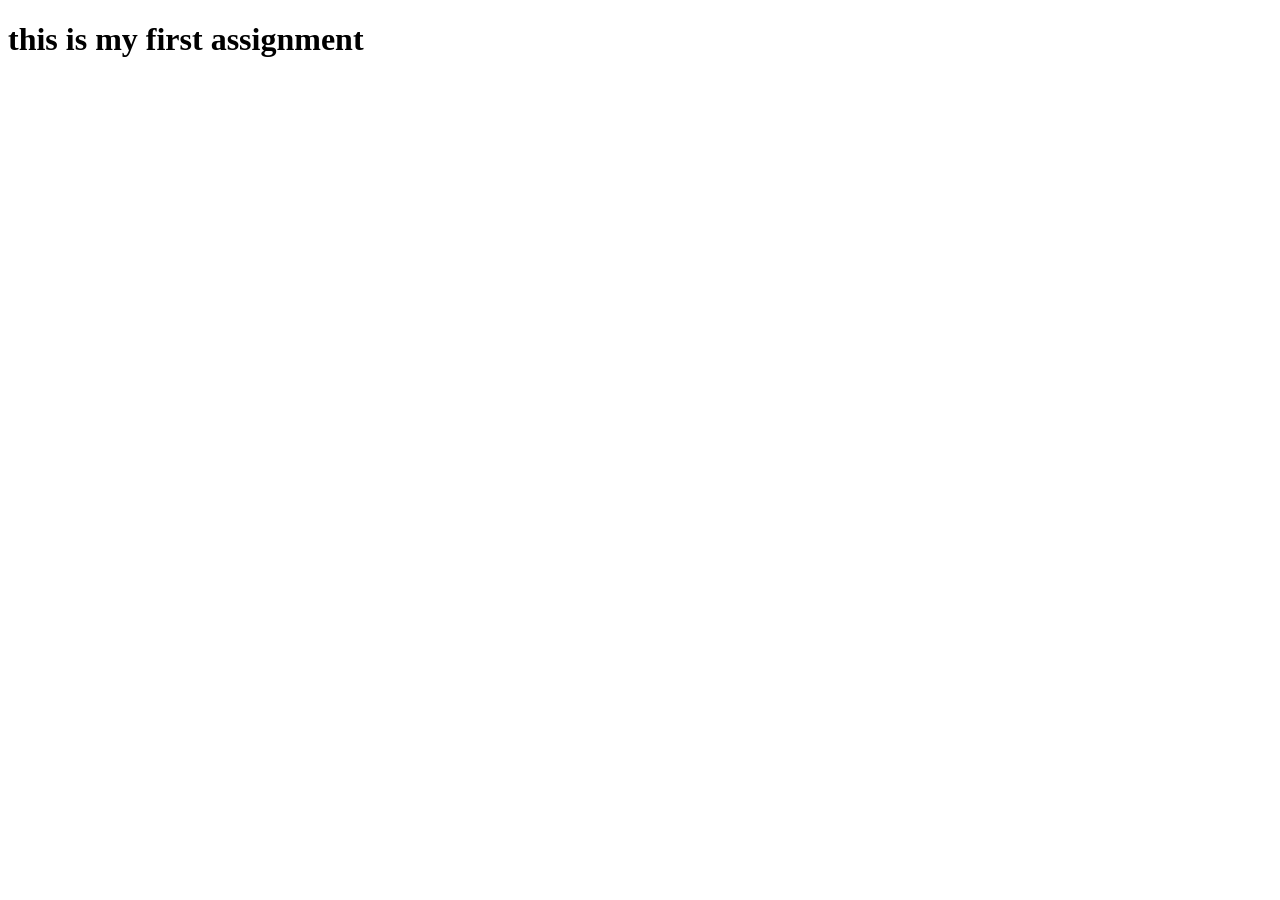
<file: week2/assignment1/index.html>
<!doctype html>
<html lang="en">
  <head>
    <meta charset="UTF-8" />
    <meta name="viewport" content="width=device-width, initial-scale=1.0" />
    <title>Assignment 1</title>
  </head>
  <body>
    <h1>this is my first assignment</h1>
  </body>
</html>
</file>
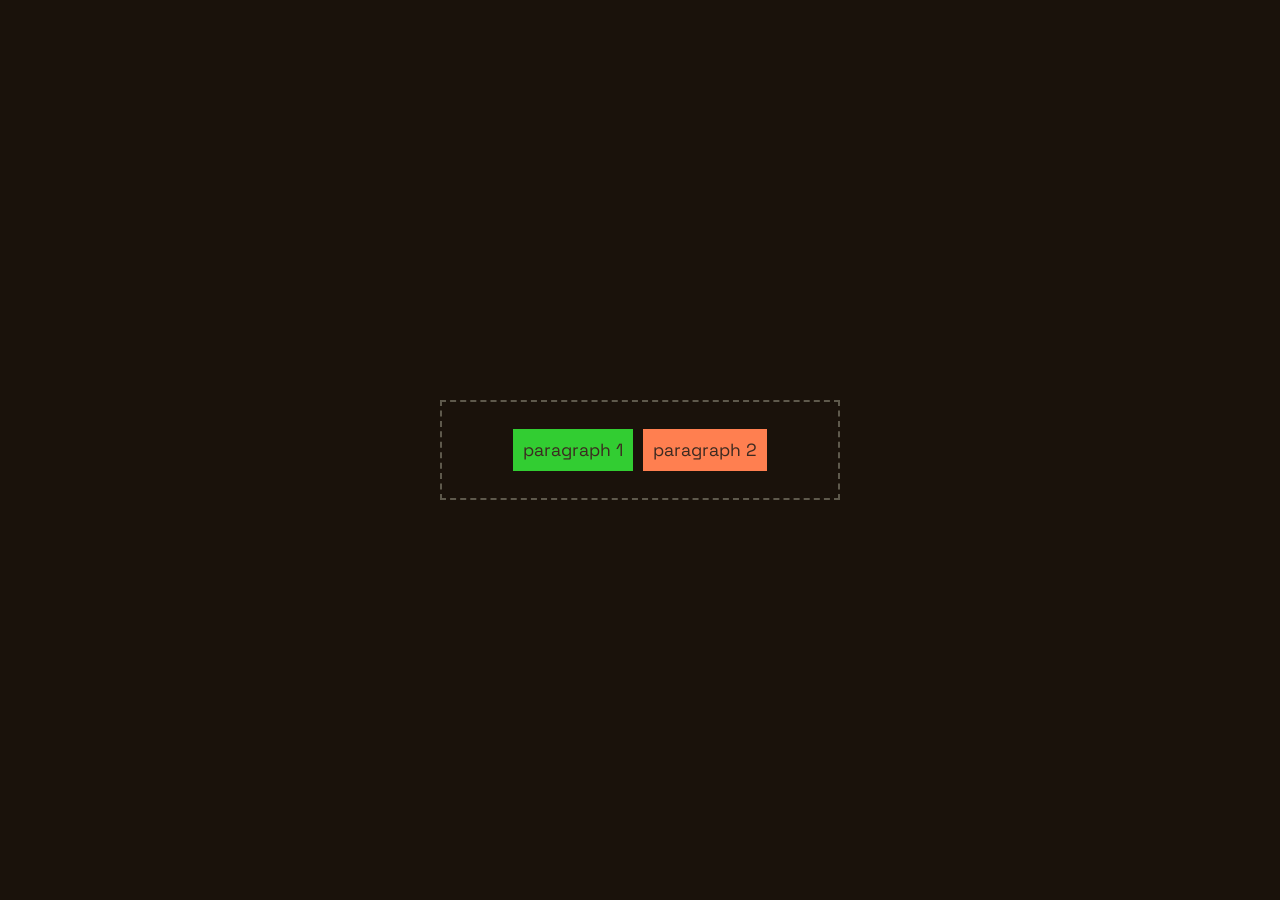
<file: week4/flex/index.html>
<!doctype html>
<html lang="en">
  <head>
    <meta charset="UTF-8" />
    <meta name="viewport" content="width=device-width, initial-scale=1.0" />
    <title>Flexbox example</title>
    <link rel="preconnect" href="https://fonts.googleapis.com" />
    <link rel="preconnect" href="https://fonts.gstatic.com" crossorigin />
    <link
      href="https://fonts.googleapis.com/css2?family=Luckiest+Guy&family=Space+Grotesk&display=swap"
      rel="stylesheet"
    />
    <link rel="stylesheet" href="reset.css" />
    <link rel="stylesheet" href="style.css" />
  </head>
  <body>
    <div class="outer">
      <div class="limebox">paragraph 1</div>
      <div class="coralbox">paragraph 2</div>
      <!-- <div class="plumbox">paragraph 2</div> -->
      <!-- <div class="limebox">paragraph 1</div> -->
    </div>
  </body>
</html>
</file>
<file: assignment1/style.css>
body {
  margin: 0 auto;
  font-size: 1.2rem;
  text-align: center;
  background-color: rgb(15, 2, 35);
}
/* centred all text and content to create a clean and balanced layout across the webpage. The dark background colour establishes a consistent visual theme that balances out the bright aesthetic of Alannn's website. */

h1 {
  font-size: 3rem;
  font-family: "Archivo Black", sans-serif;
  font-weight: 400;
  font-style: normal;
  margin: auto;
  padding: 15px;
  color: white;
}
/* I used a large font size and the Archivo Black font to make the title stand out as the most prominent element, ensuring it immediately captures the viewer’s attention and reflects the bold style of the original website. */

h2 {
  font-size: 1.5rem;
  font-weight: 300;
  font-family: "Archivo";
  padding: 10px;
  color: white;
}
/* size and weight of the subheading is smaller to create a clear hierarchy between the title and supporting information, while maintaining consistency by using the same font family as the body text */

p {
  max-width: 700px;
  width: 100%;
  border: 1px solid rgba(136, 26, 192, 0.698);
  background-color: rgb(33, 6, 51);
  min-height: 150px;
  padding: 1rem;
  margin: 15px;
  font-family: "Archivo";
  font-weight: 300;
  font-size: 1.5rem;
  line-height: 25px;
  color: rgb(217, 213, 245);
}
/* I maxxed the width of the text boxes to improve readability and prevent long line lengths. The border and background colour help separate each response into clear sections, while maintaining the overall colour scheme. */

img {
  max-width: 700px;
  width: 100%;
  height: 100%; /* match the height of the flex container */
  object-fit: cover; /* prevents distortion */
}
/* used object-fit and width/height functions to make sure images scale responsively while maintaining their proportions, allowing them to align neatly with the text boxes and remain visually consistent across different screen sizes */

.firstline,
.secondline,
.thirdline,
.fourthline,
.fifthline {
  display: flex;
  justify-content: center;
  align-items: stretch;
  gap: 20px;
  flex-wrap: wrap;
}
/* I used flexbox to organise each row of content, allowing text and images to sit side by side while staying aligned. Also implemented wrapping to make layout adapt to different screen sizes. */

.image-wrapper {
  max-width: 700px;
  width: 100%;
  padding: 15px;
  display: flex;
}

.image-wrapper img {
  width: 100%;
  height: 100%;
  object-fit: cover;
}
/* for the image-wrapper part I used ChatGPT to explain to me the code that I would need to use. The wrapper is used to control image spacing and alignment, ensuring consistent image scaling and preventing distortion. */

#long {
  max-width: 1400px;
}
/* made an id for this section to allow the text to span across the page, creating variation in the layout and balancing the content content */

.underline {
  text-decoration: underline;
}
/* used underline to emphasise which prompt was being answered, improving clarity for the viewer */
</file>
<file: assignment3/style.css>
/* black background suits the dark motorbike aesthetic */
body {
  background: #000;
  overflow-x: hidden;
}

/* fixed so it stays fullscreen while the page scrolls beneath it */
#bikeCanvas {
  position: fixed;
  top: 0;
  left: 0;
  width: 100%;
  height: 100%;
}

/* height maps to the 200 animation frames */
.scroll-space {
  height: 5000px;
}

/* here I hid the scrollbar to keep the fullscreen feel */
html {
  scrollbar-width: none;
  -ms-overflow-style: none;
}

html::-webkit-scrollbar {
  display: none;
}

/* main text */

/* pointer-events none so text never blocks scroll or hover interactions */
#heroText {
  position: fixed;
  top: 50%;
  left: 50%;

  transform: translate(-50%, -50%);
  text-align: center;

  z-index: 10;
  pointer-events: none;
}

/* went with Orbitron for its mechanical look, fitting the motorbike context */
#heroText h1 {
  color: white;
  font-family: "Orbitron", sans-serif;
  font-size: 10rem;
  font-weight: 700;
  letter-spacing: 0.4rem;

  margin-bottom: 1rem;

  /* purple glow matches the hover accent colour used on parts */
  text-shadow:
    0 0 10px rgba(0, 0, 0, 0.8),
    0 0 20px rgba(0, 0, 0, 0.6),
    0 0 30px rgba(130, 60, 255, 0.5);
}

/* Inter is more readable than Orbitron at smaller sizes */
#heroText p {
  color: rgba(255, 255, 255, 0.8);

  font-family: "Inter", sans-serif;
  font-size: 2rem;
  font-weight: 400;

  letter-spacing: 0.3rem;
  text-transform: uppercase;

  text-shadow:
    0 0 10px rgba(0, 0, 0, 0.8),
    0 0 20px rgba(0, 0, 0, 0.6),
    0 0 30px rgba(130, 60, 255, 0.5);
}

/* hotspot container */

/* hidden and non-interactive by default, revealed at the final frame */
#hotspots {
  position: fixed;
  inset: 0;

  opacity: 0;
  pointer-events: none;

  /* fade in gives a smoother reveal than appearing instantly */
  transition: opacity 0.4s ease;

  z-index: 30;
}

#hotspots.active {
  opacity: 1;
  pointer-events: auto;
}

/* individual parts */

/* absolute so script.js can place each part precisely over the canvas */
.part {
  position: absolute;
}

/* fills the div so the image scales correctly when script.js resizes the part */
.part img {
  display: block;
  width: 100%;
  height: 100%;

  transition:
    transform 0.25s ease,
    filter 0.25s ease;
}

/* hover effect */

/* scale up gives clear feedback that the part is interactive */
.part:hover img {
  transform: scale(1.08);

  /* layered purple glow matches the brand colour I went with */
  filter: drop-shadow(0 0 8px #9d4edd) drop-shadow(0 0 20px #9d4edd)
    drop-shadow(0 0 40px #9d4edd);
}

/* labels */

/* tooltip text pulled from data-label so that there is no extra HTML needed per part */
.part::after {
  content: attr(data-label);

  position: absolute;

  bottom: 110%;
  left: 50%;

  transform: translateX(-50%);

  opacity: 0;

  background: rgba(15, 15, 15, 0.95);

  border: 1px solid rgba(157, 78, 221, 0.5);

  box-shadow: 0 0 15px rgba(157, 78, 221, 0.25);

  color: white;

  padding: 10px 14px;

  border-radius: 10px;

  font-family: "Inter", sans-serif;

  font-size: 0.85rem;

  /* used nowrap to keep the label on one line */
  white-space: nowrap;

  pointer-events: none;

  transition: opacity 0.25s ease;
}

.part:hover::after {
  opacity: 1;
}

/* flips tooltip to below for parts near the top so that it prevents it going off screen */
.part.label-below::after {
  bottom: auto;
  top: 110%;
}

/* I raised parts above others when necessary so the label isn't hidden behind stuff */
#cowling {
  z-index: 10;
}

#suspension:hover {
  z-index: 20;
}

/* hint fades in with the hotspots to guide the user */
#hoverHint {
  position: fixed;
  top: 2rem;
  left: 50%;

  transform: translateX(-50%);

  color: rgba(255, 255, 255, 0.6);
  font-family: "Inter", sans-serif;
  font-size: 1.3rem;
  letter-spacing: 0.2rem;
  text-transform: uppercase;

  opacity: 0;
  pointer-events: none;

  transition: opacity 0.4s ease;

  z-index: 5;
}

#hoverHint.active {
  opacity: 1;
}
</file>
<file: week10/style.css>
/* ------- Basic setup --------------*/
body {
  background-color: #1a120b;
  display: flex;
  text-align: center;
  margin: auto;
  width: 100%;
  height: 100%;
  justify-content: space-around;
  align-items: center;
  font-family: "Space Grotesk", sans-serif;
  font-optical-sizing: auto;
  font-weight: 400;
  font-style: normal;
  color: #e5e5cb;
  /* color: #3c2a21; */
  font-size: 1.1rem;
  overflow-x: scroll;
  scroll-behavior: smooth;
  /* overflow: hidden; */
}

h1 {
  font-size: 4rem;
}

h2 {
  font-size: 1.4rem;
  margin-top: 10px;
}
button {
  background-color: #e5e5cb;
  padding: 10px 20px;
  font-size: 1.4rem;
  border-radius: 12px;
  border: none;
  color: #3c2a21;
  transition:
    scale 0.4s ease,
    background-color 0.4s ease;
  cursor: pointer;
}

button:hover {
  scale: 0.9;
  background-color: #e5e5cb9c;
}

#button-container {
  display: flex;
  flex-direction: column;
  gap: 30px;
  box-shadow: 0 12px 24px rgba(0, 0, 0, 0.623);
  /* width: 400px; */
  padding: 30px;
}

a {
  font-size: 0.7rem;
}
/* ------------------------------------------------- */

#welcome-screen,
#game-screen {
  display: flex;
  flex-direction: column;
  justify-content: space-around;
  align-items: center;
  min-width: 100vw;
  height: 100vh;
  scroll-behavior: smooth;
}

.info {
  background-color: rgba(0, 0, 0, 0.623);
  padding: 20px;
  border-radius: 12px;
}

section {
  min-width: 98vw;
  display: flex;
  justify-content: space-around;
  align-items: center;
}

.deck {
  display: flex;
  gap: 20px;
}

.card-container {
  width: 250px;
  height: 350px;
  text-align: center;
  display: flex;
  justify-content: center;
  align-items: center;
  border-radius: 12px;
  overflow: hidden;
  box-shadow: 0 12px 24px rgba(0, 0, 0, 0.4);
}

.dropbox {
  border: 1px dashed #e5e5cb30;
  box-shadow: 0 12px 24px rgba(0, 0, 0, 0.856);
}

.card {
  width: 100%;
  height: 100%;
  cursor: grab;
  position: relative;
  transition: rotate 0.8s ease;
  transform-style: preserve-3d;
  /* this is important the flip wont work without preserve-3d */
}

.card:hover {
  scale: 0.98;
}

.card-face {
  position: absolute;
  width: 100%;
  height: 100%;
  backface-visibility: hidden;
  border-radius: 12px;
  overflow: hidden;
}

.card-face img {
  width: 100%;
  height: 100%;
  object-fit: cover;
  display: block;
}

.flip {
  rotate: y 180deg;
}

#cover {
  cursor: pointer;
  transition: scale 0.4s ease;
}

#cover:hover {
  scale: 1.1;
}
</file>
<file: week3/style.css>
/* h1 {
    color: rgb(33, 2, 189);
}

p {
    color: rgb(120, 3, 149);
}

h3 {
    color: rgb(30, 159, 97);
}

* {
    color: hotpink;
} */

/* I am using this colour palette because... */

body {
  margin-left: 30px;
  background-color: rgb(15, 2, 35);
}

h1 {
  font-size: 40px;
  font-family: "Archivo Black", sans-serif;
  font-weight: 400;
  font-style: normal;
}

p {
  font-family: "Barlow Condensed", sans-serif;
  font-weight: 400;
  font-style: normal;
}

ul {
  margin-left: 50px;
}

.blue-color {
  color: blue;
}

#venue {
  color: blueviolet;
}

section {
  text-align: center;
  border: 3px solid red;
}

section > p {
  border: 3px solid rgb(255, 125, 11);
}

.border-styling {
  border: 2px solid brown;
}
</file>
<file: week4/style.css>
body {
  margin: 0 auto;
  font-size: 1.2rem;
  margin-left: 30px;
  text-align: center;
}

h1 {
  font-size: 2rem;
  font-weight: 800;
  padding: 1rem;
}

p {
  width: 400px;
  border: 1px solid rgba(230, 12, 12, 0.698);
  background-color: rgb(40, 7, 62);
  min-height: 150px;
  margin-bottom: 30px;
  padding: 1rem;
}

.vcenter {
  height: 200px;
  line-height: 160px;
  text-align: center;
}

span {
  color: blue;
}

ul {
  display: flex;
  list-style: none;
  gap: 20px;
  justify-content: center;
  align-items: center;
  margin-bottom: 30px;
}
</file>
<file: week6/style.css>
.round {
  border-radius: 50%;
}

img {
  display: block;
  margin-bottom: 20px;
}

button {
  font-size: 1.2rem;
  padding: 10px 20px;
}
</file>
<file: week9/style.css>
/* https://colorhunt.co/palette/1a120b3c2a21d5cea3e5e5cb */

body {
  background-color: #1a120b;
  display: flex;
  text-align: center;
  margin: auto;
  max-width: 1000px;
  justify-content: center;
  align-items: center;
  font-family: "Space Grotesk", sans-serif;
  font-optical-sizing: auto;
  font-weight: 400;
  font-style: normal;
  color: #e5e5cb;
  /* color: #3c2a21; */
  font-size: 1.1rem;
  gap: 1.5rem;
}

.outer {
  border: 2px dashed #e5e5cb7a;
  width: 400px;
  min-height: 200px;
  padding: 10px;
  display: flex;
  flex-direction: column;
  justify-content: center;
  align-items: center;
  gap: 2rem;
  opacity: 1;
  /* background-color: cornsilk; */
  transition:
    opacity 0.5s ease,
    transform 0.5s ease,
    background-color 0.5s ease;
}

button {
  padding: 10px 20px;
  font-size: 1.4rem;
  border-radius: 16px;
  background-color: purple;
  /* border-style: none; */
  color: white;
  cursor: pointer;
  transition:
    background-color 0.8s ease,
    scale 0.4s ease;
}

button:hover {
  background-color: rgb(103, 0, 103);
  scale: 0.9;
}

#duck-icon {
  transition: fill 0.8s ease;
  cursor: pointer;
}

#duck-icon:hover {
  fill: blue;
}

#duck {
  transition:
    translate 0.8s ease,
    scale 0.8s ease,
    rotate 0.8s ease;
  cursor: pointer;
  animation: bounce 1.2s linear infinite;
}

#duck:hover {
  scale: 0.8;
  rotate: -360deg;
}

#box {
  width: 160px;
  height: 160px;
  background-color: lime;
  color: black;
  text-align: center;
  display: flex;
  justify-content: center;
  align-items: center;
  animation-name: promotion, sale;
  animation-duration: 4s;
  animation-iteration-count: infinite;
  animation-timing-function: linear;
  border: 3px solid antiquewhite;
}

@keyframes sale {
  0% {
    background-color: lime;
  }
  30% {
    background-color: aqua;
  }
  50% {
    background-color: red;
  }
  75% {
    background-color: pink;
  }
  100% {
    background-color: purple;
  }
}

@keyframes promotion {
  0% {
    border-color: blue;
  }
  30% {
    border-color: yellow;
  }
  50% {
    border-color: orange;
  }
  75% {
    border-color: green;
  }
  100% {
    border-color: red;
  }
}

#loader {
  width: 100px;
  height: 100px;
  border: 3px solid white;
  border-bottom-color: blue;
  animation-name: spinning;
  animation-duration: 1.5s;
  animation-timing-function: linear;
  animation-iteration-count: infinite;
  border-radius: 50%;
}

@keyframes spinning {
  0% {
    rotate: 0deg;
  }
  100% {
    rotate: 360deg;
  }
}

@keyframes bounce {
  0%,
  20%,
  70%,
  100% {
    translate: 0px 0px;
  }
  40% {
    translate: 0px -30px;
  }
  60% {
    translate: 0px -10px;
  }
}
</file>
<file: week4/flex/style.css>
/* https://colorhunt.co/palette/1a120b3c2a21d5cea3e5e5cb */

body {
  background-color: #1a120b;
  display: flex;
  text-align: center;
  margin: auto;
  max-width: 1000px;
  justify-content: center;
  align-items: center;
  font-family: "Space Grotesk", sans-serif;
  font-optical-sizing: auto;
  font-weight: 400;
  font-style: normal;
  color: #e5e5cb;
  /* color: #3c2a21; */
  font-size: 1.1rem;
}

.outer {
  width: 400px;
  border: 2px dashed #e5e5cb56;
  min-height: 100px;
  display: flex;
  justify-content: center;
  align-items: center;
  flex-wrap: wrap;
  gap: 10px;
}

.limebox {
  background-color: limegreen;
  color: #3c2a21;
  padding: 10px;
}

.coralbox {
  background-color: coral;
  color: #3c2a21;
  padding: 10px;
}

.plumbox {
  background-color: plum;
  color: #3c2a21;
  padding: 10px;
}

/* .outer > * {
  flex: 1;
} */
</file>
